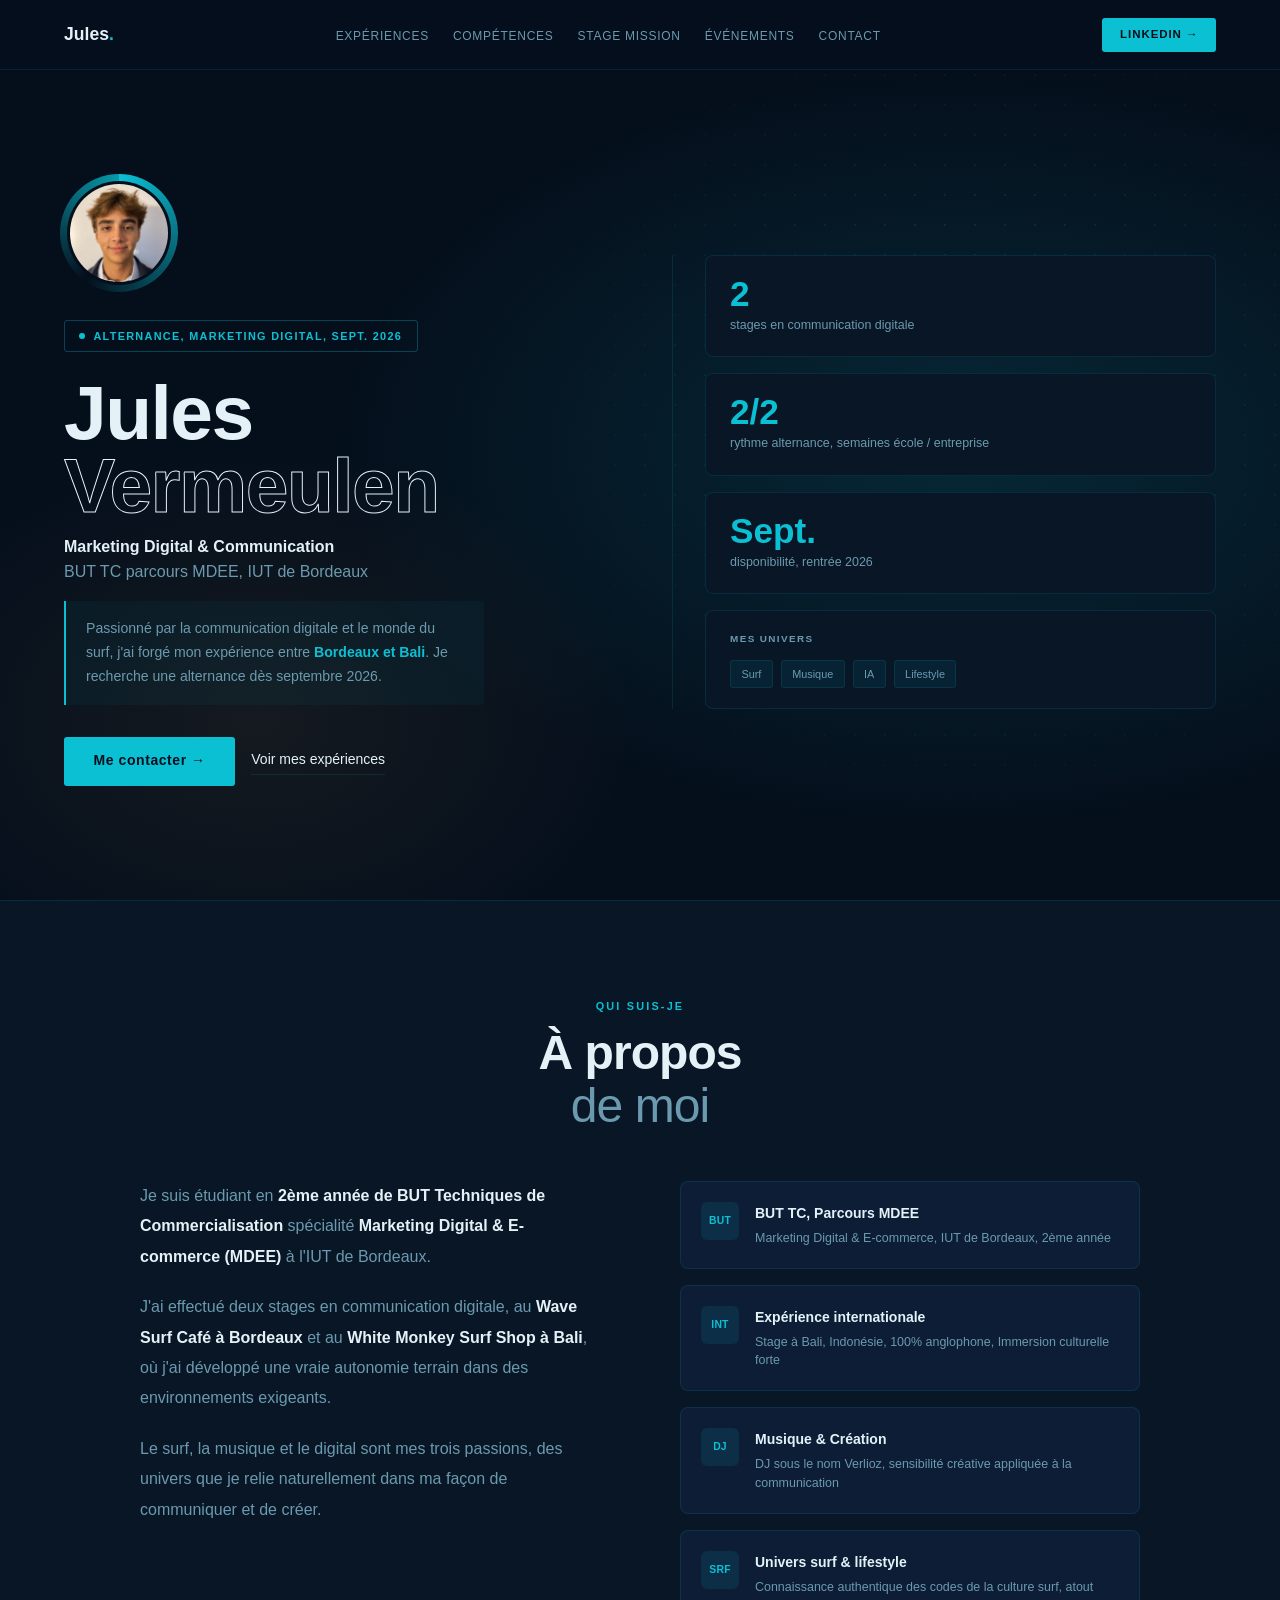
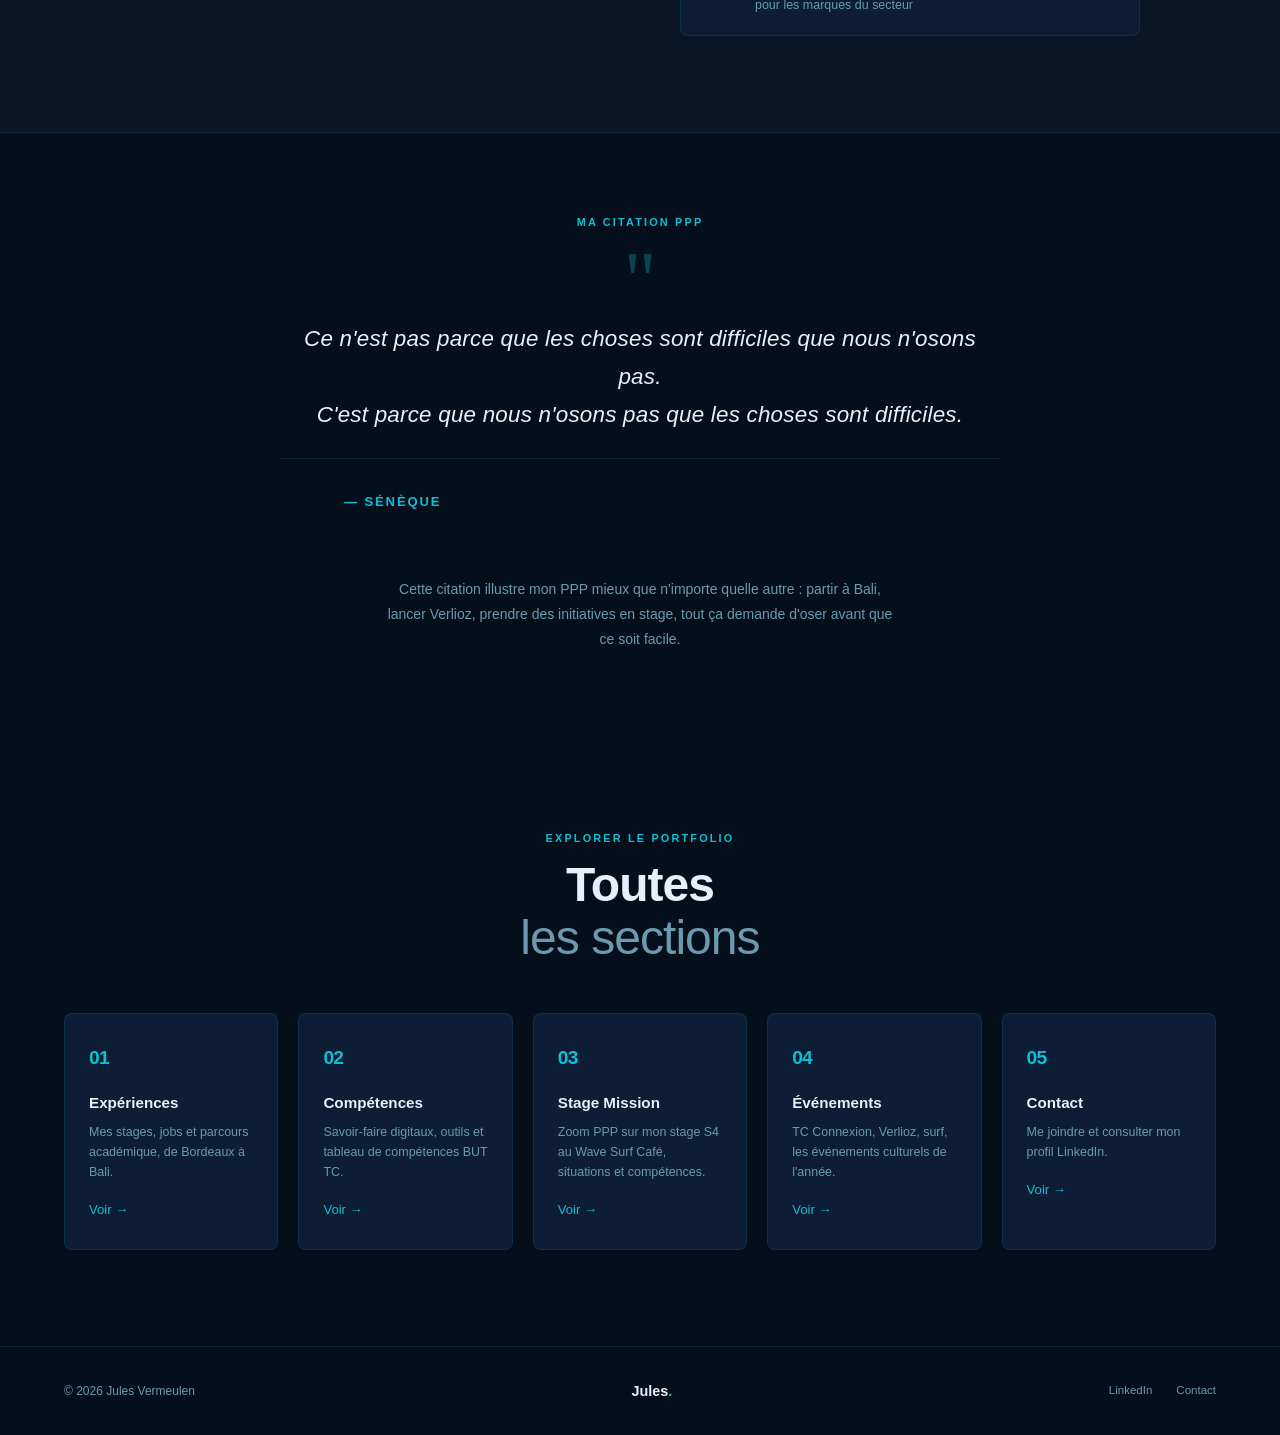
<file: index.html>
<!DOCTYPE html>
<html lang="fr">
<head>
<meta charset="UTF-8">
<meta name="viewport" content="width=device-width, initial-scale=1.0">
<title>Jules Vermeulen, Portfolio</title>
<link rel="stylesheet" href="style.css">
</head>
<body>

<nav>
  <a href="index.html" class="nav-logo">Jules<span>.</span></a>
  <ul class="nav-links">
    <li><a href="experiences.html">Expériences</a></li>
    <li><a href="competences.html">Compétences</a></li>
    <li><a href="stage-mission.html">Stage Mission</a></li>
    <li><a href="evenements.html">Événements</a></li>
    <li><a href="contact.html">Contact</a></li>
  </ul>
  <button class="nav-toggle" aria-label="Menu">
    <span></span><span></span><span></span>
  </button>
  <a href="https://www.linkedin.com/in/jules-vermeulen/" target="_blank" class="nav-cta">LinkedIn →</a>
</nav>

<!-- HERO -->
<section class="hero">
  <div class="hero-left">
    <div class="photo-wrapper">
      <div class="photo-ring"></div>
      <div class="photo-ring-inner"></div>
      <img src="photo.jpg" alt="Jules Vermeulen" class="hero-photo">
    </div>
    <div class="hero-tag">Alternance, Marketing Digital, Sept. 2026</div>
    <h1 class="hero-name">Jules<br><em>Vermeulen</em></h1>
    <p class="hero-role">
      <strong>Marketing Digital & Communication</strong><br>
      BUT TC parcours MDEE, IUT de Bordeaux
    </p>
    <div class="hero-desc">
      Passionné par la communication digitale et le monde du surf, j'ai forgé mon expérience entre <strong>Bordeaux et Bali</strong>. Je recherche une alternance dès septembre 2026.
    </div>
    <div class="hero-actions">
      <a href="contact.html" class="btn-primary">Me contacter →</a>
      <a href="experiences.html" class="btn-ghost">Voir mes expériences</a>
    </div>
  </div>

  <div class="hero-right">
    <div class="hero-stat">
      <div class="hero-stat-num">2</div>
      <div class="hero-stat-label">stages en communication digitale</div>
    </div>
    <div class="hero-stat">
      <div class="hero-stat-num">2/2</div>
      <div class="hero-stat-label">rythme alternance, semaines école / entreprise</div>
    </div>
    <div class="hero-stat">
      <div class="hero-stat-num">Sept.</div>
      <div class="hero-stat-label">disponibilité, rentrée 2026</div>
    </div>
    <div class="hero-stat">
      <div style="font-size:0.62rem;font-weight:700;letter-spacing:0.14em;text-transform:uppercase;color:var(--muted);margin-bottom:0.75rem;">Mes univers</div>
      <div class="hero-tags-list">
        <span class="tag">Surf</span>
        <span class="tag">Musique</span>
        <span class="tag">IA</span>
        <span class="tag">Lifestyle</span>
      </div>
    </div>
  </div>
</section>

<!-- À PROPOS -->
<section class="alt">
  <div class="section-label">Qui suis-je</div>
  <h2 class="section-title">À propos<br><em>de moi</em></h2>
  <div class="about-grid" style="display:grid;grid-template-columns:1fr 1fr;gap:5rem;align-items:start;max-width:1000px;margin:0 auto;">
    <div class="will-animate">
      <p style="color:var(--muted);margin-bottom:1.25rem;line-height:1.9;">Je suis étudiant en <strong style="color:var(--text)">2ème année de BUT Techniques de Commercialisation</strong> spécialité <strong style="color:var(--text)">Marketing Digital & E-commerce (MDEE)</strong> à l'IUT de Bordeaux.</p>
      <p style="color:var(--muted);margin-bottom:1.25rem;line-height:1.9;">J'ai effectué deux stages en communication digitale, au <strong style="color:var(--text)">Wave Surf Café à Bordeaux</strong> et au <strong style="color:var(--text)">White Monkey Surf Shop à Bali</strong>, où j'ai développé une vraie autonomie terrain dans des environnements exigeants.</p>
      <p style="color:var(--muted);line-height:1.9;">Le surf, la musique et le digital sont mes trois passions, des univers que je relie naturellement dans ma façon de communiquer et de créer.</p>
    </div>
    <div style="display:flex;flex-direction:column;gap:1rem;">
      <div class="reason-card will-animate delay-1"><div class="reason-icon">BUT</div><div><h4>BUT TC, Parcours MDEE</h4><p>Marketing Digital & E-commerce, IUT de Bordeaux, 2ème année</p></div></div>
      <div class="reason-card will-animate delay-2"><div class="reason-icon">INT</div><div><h4>Expérience internationale</h4><p>Stage à Bali, Indonésie, 100% anglophone, Immersion culturelle forte</p></div></div>
      <div class="reason-card will-animate delay-3"><div class="reason-icon">DJ</div><div><h4>Musique & Création</h4><p>DJ sous le nom Verlioz, sensibilité créative appliquée à la communication</p></div></div>
      <div class="reason-card will-animate delay-4"><div class="reason-icon">SRF</div><div><h4>Univers surf & lifestyle</h4><p>Connaissance authentique des codes de la culture surf, atout pour les marques du secteur</p></div></div>
    </div>
  </div>
</section>

<!-- CITATION PPP -->
<section style="padding:5rem 5vw;">
  <div style="max-width:720px;margin:0 auto;text-align:center;" class="will-animate">
    <div class="section-label">Ma citation PPP</div>
    <blockquote style="margin-top:1.5rem;position:relative;">
      <div style="font-size:5rem;line-height:0.6;color:var(--accent);opacity:0.3;font-family:Georgia,serif;margin-bottom:1rem;">"</div>
      <p style="font-size:clamp(1.1rem,2.5vw,1.4rem);font-weight:500;line-height:1.7;color:var(--text);font-style:italic;letter-spacing:0.01em;">
        Ce n'est pas parce que les choses sont difficiles que nous n'osons pas.<br>
        C'est parce que nous n'osons pas que les choses sont difficiles.
      </p>
      <footer style="margin-top:1.5rem;">
        <cite style="font-size:0.82rem;font-weight:600;letter-spacing:0.14em;text-transform:uppercase;color:var(--accent);font-style:normal;">— Sénèque</cite>
      </footer>
    </blockquote>
    <p style="margin-top:2rem;font-size:0.875rem;color:var(--muted);max-width:520px;margin-left:auto;margin-right:auto;line-height:1.8;">
      Cette citation illustre mon PPP mieux que n'importe quelle autre : partir à Bali, lancer Verlioz, prendre des initiatives en stage, tout ça demande d'oser avant que ce soit facile.
    </p>
  </div>
</section>

<!-- NAVIGATION PAGES -->
<section>
  <div class="section-label">Explorer le portfolio</div>
  <h2 class="section-title">Toutes<br><em>les sections</em></h2>
  <div class="page-cards">
    <a href="experiences.html" class="page-card will-animate delay-1">
      <div class="page-card-icon">01</div>
      <div class="page-card-title">Expériences</div>
      <div class="page-card-desc">Mes stages, jobs et parcours académique, de Bordeaux à Bali.</div>
      <span class="page-card-arrow">Voir →</span>
    </a>
    <a href="competences.html" class="page-card will-animate delay-2">
      <div class="page-card-icon">02</div>
      <div class="page-card-title">Compétences</div>
      <div class="page-card-desc">Savoir-faire digitaux, outils et tableau de compétences BUT TC.</div>
      <span class="page-card-arrow">Voir →</span>
    </a>
    <a href="stage-mission.html" class="page-card will-animate delay-3">
      <div class="page-card-icon">03</div>
      <div class="page-card-title">Stage Mission</div>
      <div class="page-card-desc">Zoom PPP sur mon stage S4 au Wave Surf Café, situations et compétences.</div>
      <span class="page-card-arrow">Voir →</span>
    </a>
    <a href="evenements.html" class="page-card will-animate delay-4">
      <div class="page-card-icon">04</div>
      <div class="page-card-title">Événements</div>
      <div class="page-card-desc">TC Connexion, Verlioz, surf, les événements culturels de l'année.</div>
      <span class="page-card-arrow">Voir →</span>
    </a>
    <a href="contact.html" class="page-card will-animate delay-5">
      <div class="page-card-icon">05</div>
      <div class="page-card-title">Contact</div>
      <div class="page-card-desc">Me joindre et consulter mon profil LinkedIn.</div>
      <span class="page-card-arrow">Voir →</span>
    </a>
  </div>
</section>

<footer>
  <span class="footer-copy">© 2026 Jules Vermeulen</span>
  <span class="footer-logo">Jules<span>.</span></span>
  <div class="footer-links">
    <a href="https://www.linkedin.com/in/jules-vermeulen/" target="_blank">LinkedIn</a>
    <a href="contact.html">Contact</a>
  </div>
</footer>

<script src="anim.js"></script>
</body>
</html>
</file>
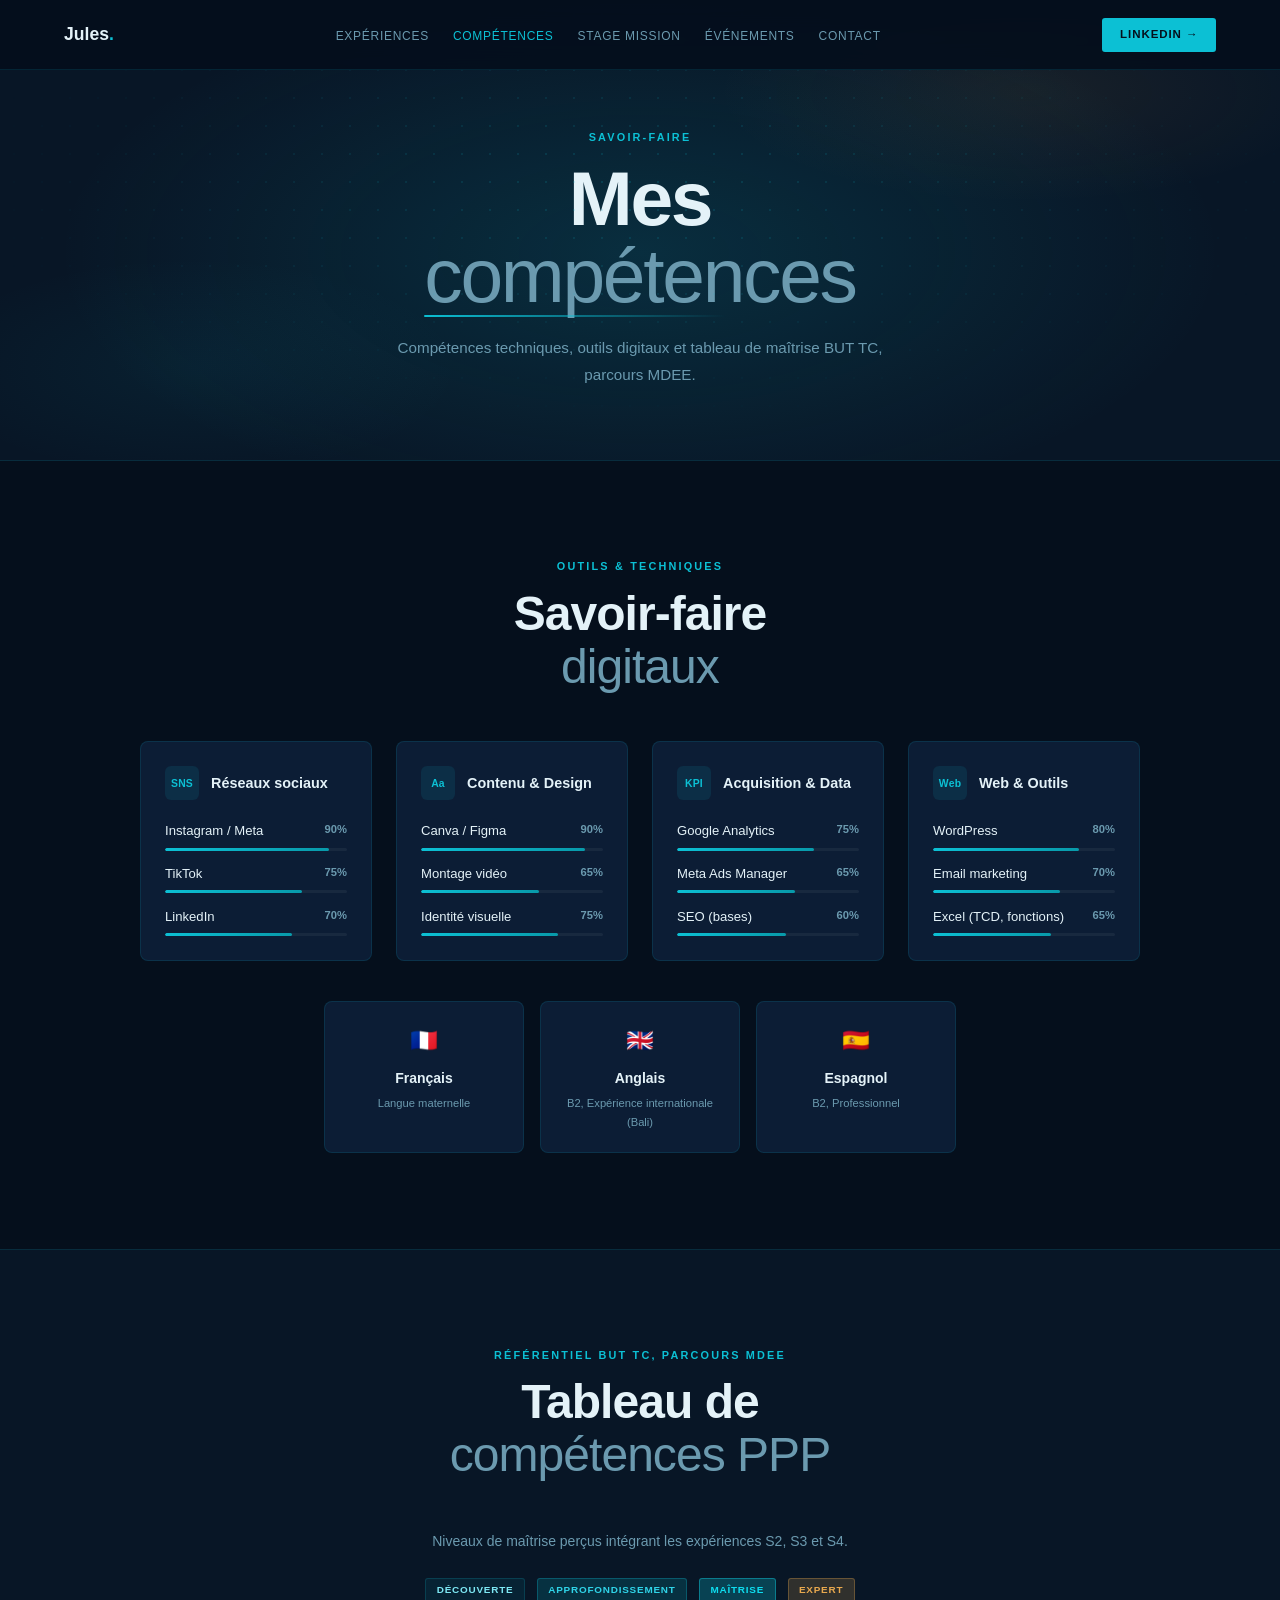
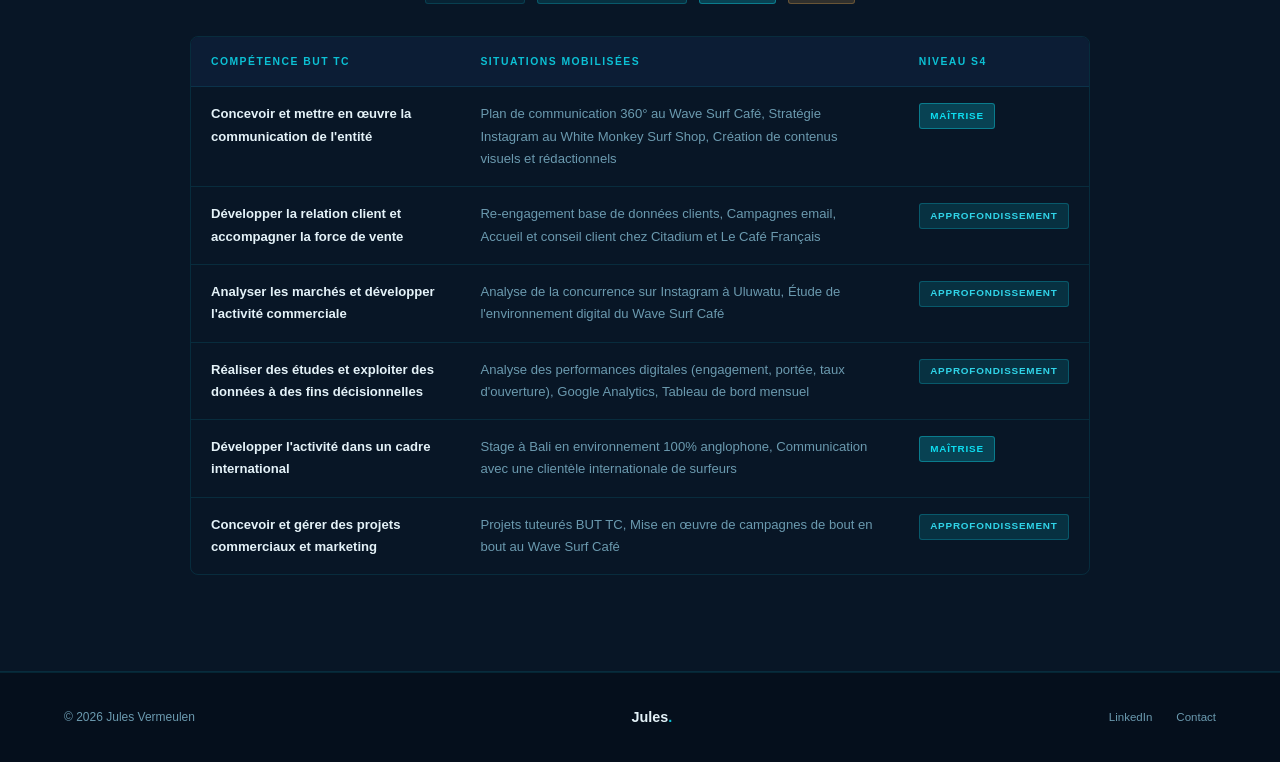
<file: competences.html>
<!DOCTYPE html>
<html lang="fr">
<head>
<meta charset="UTF-8">
<meta name="viewport" content="width=device-width, initial-scale=1.0">
<title>Compétences, Jules Vermeulen</title>
<link rel="stylesheet" href="style.css">
</head>
<body>

<nav>
  <a href="index.html" class="nav-logo">Jules<span>.</span></a>
  <ul class="nav-links">
    <li><a href="experiences.html">Expériences</a></li>
    <li><a href="competences.html" class="active">Compétences</a></li>
    <li><a href="stage-mission.html">Stage Mission</a></li>
    <li><a href="evenements.html">Événements</a></li>
    <li><a href="contact.html">Contact</a></li>
  </ul>
  <button class="nav-toggle" aria-label="Menu"><span></span><span></span><span></span></button>
  <a href="https://www.linkedin.com/in/jules-vermeulen/" target="_blank" class="nav-cta">LinkedIn →</a>
</nav>

<div class="page-header">
  <div class="page-header-label">Savoir-faire</div>
  <h1 class="page-header-title">Mes<br><em>compétences</em></h1>
  <p class="page-header-sub">Compétences techniques, outils digitaux et tableau de maîtrise BUT TC, parcours MDEE.</p>
</div>

<section>
  <div class="section-label">Outils & techniques</div>
  <h2 class="section-title">Savoir-faire<br><em>digitaux</em></h2>
  <div class="skills-grid">
    <div class="skill-category will-animate delay-1">
      <div class="skill-cat-header"><div class="skill-cat-icon">SNS</div><span class="skill-cat-title">Réseaux sociaux</span></div>
      <div class="skill-list">
        <div class="skill-item"><div class="skill-name-row"><span class="skill-name">Instagram / Meta</span><span class="skill-pct">90%</span></div><div class="skill-bar"><div class="skill-bar-fill" style="width:90%"></div></div></div>
        <div class="skill-item"><div class="skill-name-row"><span class="skill-name">TikTok</span><span class="skill-pct">75%</span></div><div class="skill-bar"><div class="skill-bar-fill" style="width:75%"></div></div></div>
        <div class="skill-item"><div class="skill-name-row"><span class="skill-name">LinkedIn</span><span class="skill-pct">70%</span></div><div class="skill-bar"><div class="skill-bar-fill" style="width:70%"></div></div></div>
      </div>
    </div>
    <div class="skill-category will-animate delay-2">
      <div class="skill-cat-header"><div class="skill-cat-icon">Aa</div><span class="skill-cat-title">Contenu & Design</span></div>
      <div class="skill-list">
        <div class="skill-item"><div class="skill-name-row"><span class="skill-name">Canva / Figma</span><span class="skill-pct">90%</span></div><div class="skill-bar"><div class="skill-bar-fill" style="width:90%"></div></div></div>
        <div class="skill-item"><div class="skill-name-row"><span class="skill-name">Montage vidéo</span><span class="skill-pct">65%</span></div><div class="skill-bar"><div class="skill-bar-fill" style="width:65%"></div></div></div>
        <div class="skill-item"><div class="skill-name-row"><span class="skill-name">Identité visuelle</span><span class="skill-pct">75%</span></div><div class="skill-bar"><div class="skill-bar-fill" style="width:75%"></div></div></div>
      </div>
    </div>
    <div class="skill-category will-animate delay-3">
      <div class="skill-cat-header"><div class="skill-cat-icon">KPI</div><span class="skill-cat-title">Acquisition & Data</span></div>
      <div class="skill-list">
        <div class="skill-item"><div class="skill-name-row"><span class="skill-name">Google Analytics</span><span class="skill-pct">75%</span></div><div class="skill-bar"><div class="skill-bar-fill" style="width:75%"></div></div></div>
        <div class="skill-item"><div class="skill-name-row"><span class="skill-name">Meta Ads Manager</span><span class="skill-pct">65%</span></div><div class="skill-bar"><div class="skill-bar-fill" style="width:65%"></div></div></div>
        <div class="skill-item"><div class="skill-name-row"><span class="skill-name">SEO (bases)</span><span class="skill-pct">60%</span></div><div class="skill-bar"><div class="skill-bar-fill" style="width:60%"></div></div></div>
      </div>
    </div>
    <div class="skill-category will-animate delay-4">
      <div class="skill-cat-header"><div class="skill-cat-icon">Web</div><span class="skill-cat-title">Web & Outils</span></div>
      <div class="skill-list">
        <div class="skill-item"><div class="skill-name-row"><span class="skill-name">WordPress</span><span class="skill-pct">80%</span></div><div class="skill-bar"><div class="skill-bar-fill" style="width:80%"></div></div></div>
        <div class="skill-item"><div class="skill-name-row"><span class="skill-name">Email marketing</span><span class="skill-pct">70%</span></div><div class="skill-bar"><div class="skill-bar-fill" style="width:70%"></div></div></div>
        <div class="skill-item"><div class="skill-name-row"><span class="skill-name">Excel (TCD, fonctions)</span><span class="skill-pct">65%</span></div><div class="skill-bar"><div class="skill-bar-fill" style="width:65%"></div></div></div>
      </div>
    </div>
  </div>

  <div class="lang-grid">
    <div class="lang-card will-animate delay-1"><div class="lang-flag">🇫🇷</div><div class="lang-name">Français</div><div class="lang-level">Langue maternelle</div></div>
    <div class="lang-card will-animate delay-2"><div class="lang-flag">🇬🇧</div><div class="lang-name">Anglais</div><div class="lang-level">B2, Expérience internationale (Bali)</div></div>
    <div class="lang-card will-animate delay-3"><div class="lang-flag">🇪🇸</div><div class="lang-name">Espagnol</div><div class="lang-level">B2, Professionnel</div></div>
  </div>
</section>

<section class="alt">
  <div class="section-label">Référentiel BUT TC, Parcours MDEE</div>
  <h2 class="section-title">Tableau de<br><em>compétences PPP</em></h2>
  <p style="color:var(--muted);margin-bottom:1.5rem;font-size:0.875rem;text-align:center;">Niveaux de maîtrise perçus intégrant les expériences S2, S3 et S4.</p>

  <div style="display:flex;gap:0.75rem;flex-wrap:wrap;margin-bottom:2rem;justify-content:center;">
    <span class="mastery-badge m1">Découverte</span>
    <span class="mastery-badge m2">Approfondissement</span>
    <span class="mastery-badge m3">Maîtrise</span>
    <span class="mastery-badge m4">Expert</span>
  </div>

  <div class="comp-table-wrap will-animate" style="max-width:900px;margin:0 auto;">
    <table class="comp-table">
      <thead>
        <tr>
          <th>Compétence BUT TC</th>
          <th>Situations mobilisées</th>
          <th>Niveau S4</th>
        </tr>
      </thead>
      <tbody>
        <tr>
          <td>Concevoir et mettre en œuvre la communication de l'entité</td>
          <td>Plan de communication 360° au Wave Surf Café, Stratégie Instagram au White Monkey Surf Shop, Création de contenus visuels et rédactionnels</td>
          <td><span class="mastery-badge m3">Maîtrise</span></td>
        </tr>
        <tr>
          <td>Développer la relation client et accompagner la force de vente</td>
          <td>Re-engagement base de données clients, Campagnes email, Accueil et conseil client chez Citadium et Le Café Français</td>
          <td><span class="mastery-badge m2">Approfondissement</span></td>
        </tr>
        <tr>
          <td>Analyser les marchés et développer l'activité commerciale</td>
          <td>Analyse de la concurrence sur Instagram à Uluwatu, Étude de l'environnement digital du Wave Surf Café</td>
          <td><span class="mastery-badge m2">Approfondissement</span></td>
        </tr>
        <tr>
          <td>Réaliser des études et exploiter des données à des fins décisionnelles</td>
          <td>Analyse des performances digitales (engagement, portée, taux d'ouverture), Google Analytics, Tableau de bord mensuel</td>
          <td><span class="mastery-badge m2">Approfondissement</span></td>
        </tr>
        <tr>
          <td>Développer l'activité dans un cadre international</td>
          <td>Stage à Bali en environnement 100% anglophone, Communication avec une clientèle internationale de surfeurs</td>
          <td><span class="mastery-badge m3">Maîtrise</span></td>
        </tr>
        <tr>
          <td>Concevoir et gérer des projets commerciaux et marketing</td>
          <td>Projets tuteurés BUT TC, Mise en œuvre de campagnes de bout en bout au Wave Surf Café</td>
          <td><span class="mastery-badge m2">Approfondissement</span></td>
        </tr>
      </tbody>
    </table>
  </div>
</section>

<footer>
  <span class="footer-copy">© 2026 Jules Vermeulen</span>
  <span class="footer-logo">Jules<span>.</span></span>
  <div class="footer-links">
    <a href="https://www.linkedin.com/in/jules-vermeulen/" target="_blank">LinkedIn</a>
    <a href="contact.html">Contact</a>
  </div>
</footer>
<script src="anim.js"></script>
</body>
</html>
</file>
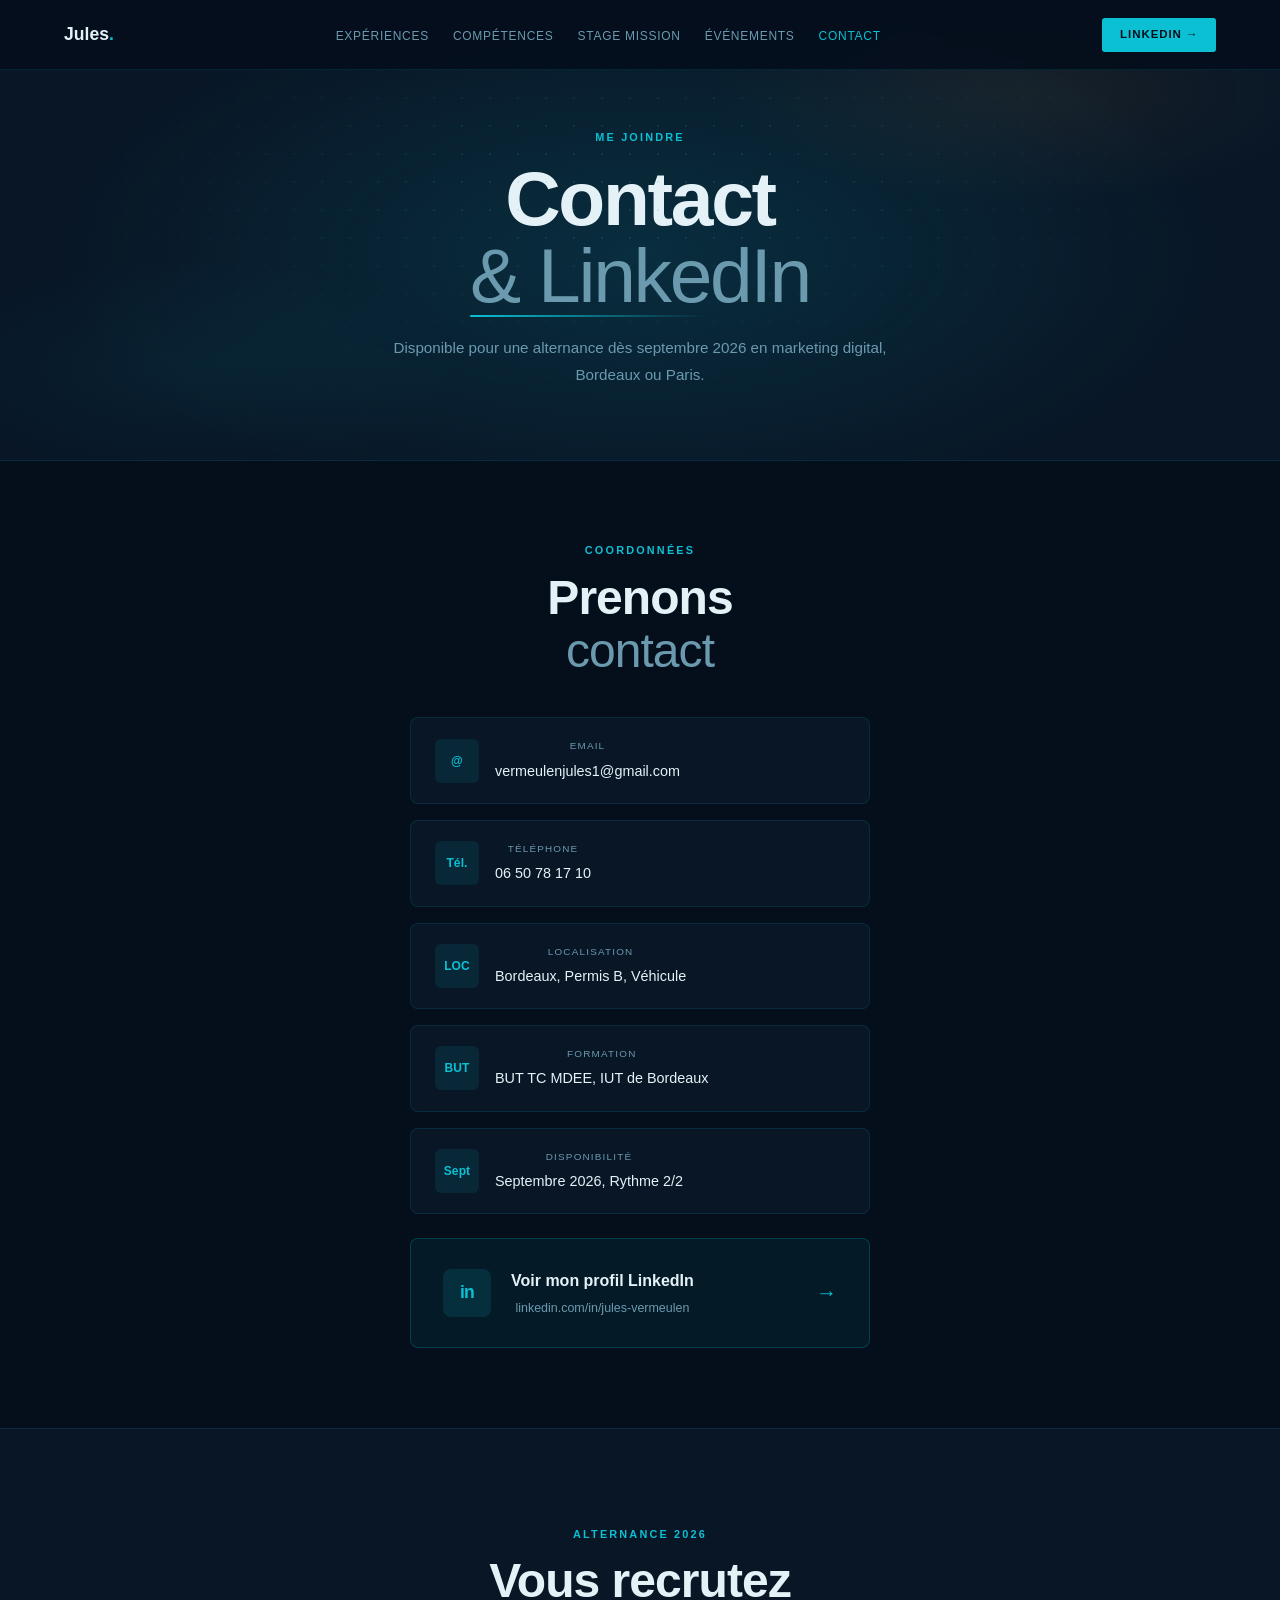
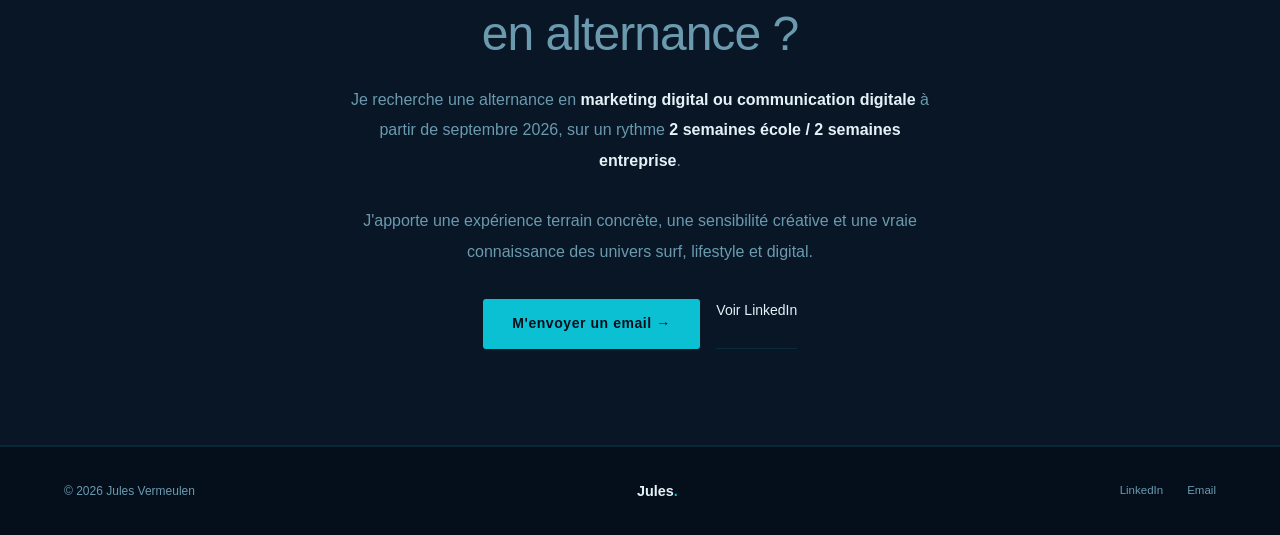
<file: contact.html>
<!DOCTYPE html>
<html lang="fr">
<head>
<meta charset="UTF-8">
<meta name="viewport" content="width=device-width, initial-scale=1.0">
<title>Contact, Jules Vermeulen</title>
<link rel="stylesheet" href="style.css">
</head>
<body>

<nav>
  <a href="index.html" class="nav-logo">Jules<span>.</span></a>
  <ul class="nav-links">
    <li><a href="experiences.html">Expériences</a></li>
    <li><a href="competences.html">Compétences</a></li>
    <li><a href="stage-mission.html">Stage Mission</a></li>
    <li><a href="evenements.html">Événements</a></li>
    <li><a href="contact.html" class="active">Contact</a></li>
  </ul>
  <button class="nav-toggle" aria-label="Menu"><span></span><span></span><span></span></button>
  <a href="https://www.linkedin.com/in/jules-vermeulen/" target="_blank" class="nav-cta">LinkedIn →</a>
</nav>

<div class="page-header">
  <div class="page-header-label">Me joindre</div>
  <h1 class="page-header-title">Contact<br><em>& LinkedIn</em></h1>
  <p class="page-header-sub">Disponible pour une alternance dès septembre 2026 en marketing digital, Bordeaux ou Paris.</p>
</div>

<section style="padding-top:5rem;padding-bottom:5rem;">
  <div style="max-width:480px;margin:0 auto;text-align:center;">
    <div class="section-label">Coordonnées</div>
    <h2 class="section-title" style="margin-bottom:2.5rem;">Prenons<br><em>contact</em></h2>

    <div class="contact-cards">
      <a href="mailto:vermeulenjules1@gmail.com" class="contact-card will-animate delay-1">
        <div class="contact-card-icon">@</div>
        <div>
          <div class="contact-card-label">Email</div>
          <div class="contact-card-value">vermeulenjules1@gmail.com</div>
        </div>
      </a>
      <a href="tel:0650781710" class="contact-card will-animate delay-2">
        <div class="contact-card-icon">Tél.</div>
        <div>
          <div class="contact-card-label">Téléphone</div>
          <div class="contact-card-value">06 50 78 17 10</div>
        </div>
      </a>
      <div class="contact-card will-animate delay-3" style="cursor:default;">
        <div class="contact-card-icon">LOC</div>
        <div>
          <div class="contact-card-label">Localisation</div>
          <div class="contact-card-value">Bordeaux, Permis B, Véhicule</div>
        </div>
      </div>
      <div class="contact-card will-animate delay-4" style="cursor:default;">
        <div class="contact-card-icon">BUT</div>
        <div>
          <div class="contact-card-label">Formation</div>
          <div class="contact-card-value">BUT TC MDEE, IUT de Bordeaux</div>
        </div>
      </div>
      <div class="contact-card will-animate delay-5" style="cursor:default;">
        <div class="contact-card-icon">Sept</div>
        <div>
          <div class="contact-card-label">Disponibilité</div>
          <div class="contact-card-value">Septembre 2026, Rythme 2/2</div>
        </div>
      </div>
    </div>

    <a href="https://www.linkedin.com/in/jules-vermeulen/" target="_blank" class="linkedin-block will-animate">
      <div class="linkedin-block-logo">in</div>
      <div>
        <div class="linkedin-block-title">Voir mon profil LinkedIn</div>
        <div class="linkedin-block-url">linkedin.com/in/jules-vermeulen</div>
      </div>
      <div style="margin-left:auto;color:var(--accent);font-size:1.3rem;">→</div>
    </a>
  </div>
</section>

<section class="alt">
  <div style="max-width:580px;margin:0 auto;text-align:center;">
    <div class="section-label">Alternance 2026</div>
    <h2 class="section-title" style="margin-bottom:1.5rem;">Vous recrutez<br><em>en alternance ?</em></h2>
    <p style="color:var(--muted);margin-bottom:2rem;line-height:1.9;" class="will-animate">
      Je recherche une alternance en <strong style="color:var(--text)">marketing digital ou communication digitale</strong> à partir de septembre 2026, sur un rythme <strong style="color:var(--text)">2 semaines école / 2 semaines entreprise</strong>.<br><br>
      J'apporte une expérience terrain concrète, une sensibilité créative et une vraie connaissance des univers surf, lifestyle et digital.
    </p>
    <div style="display:flex;gap:1rem;justify-content:center;flex-wrap:wrap;" class="will-animate delay-2">
      <a href="mailto:vermeulenjules1@gmail.com" class="btn-primary">M'envoyer un email →</a>
      <a href="https://www.linkedin.com/in/jules-vermeulen/" target="_blank" class="btn-ghost">Voir LinkedIn</a>
    </div>
  </div>
</section>

<footer>
  <span class="footer-copy">© 2026 Jules Vermeulen</span>
  <span class="footer-logo">Jules<span>.</span></span>
  <div class="footer-links">
    <a href="https://www.linkedin.com/in/jules-vermeulen/" target="_blank">LinkedIn</a>
    <a href="mailto:vermeulenjules1@gmail.com">Email</a>
  </div>
</footer>
<script src="anim.js"></script>
</body>
</html>
</file>
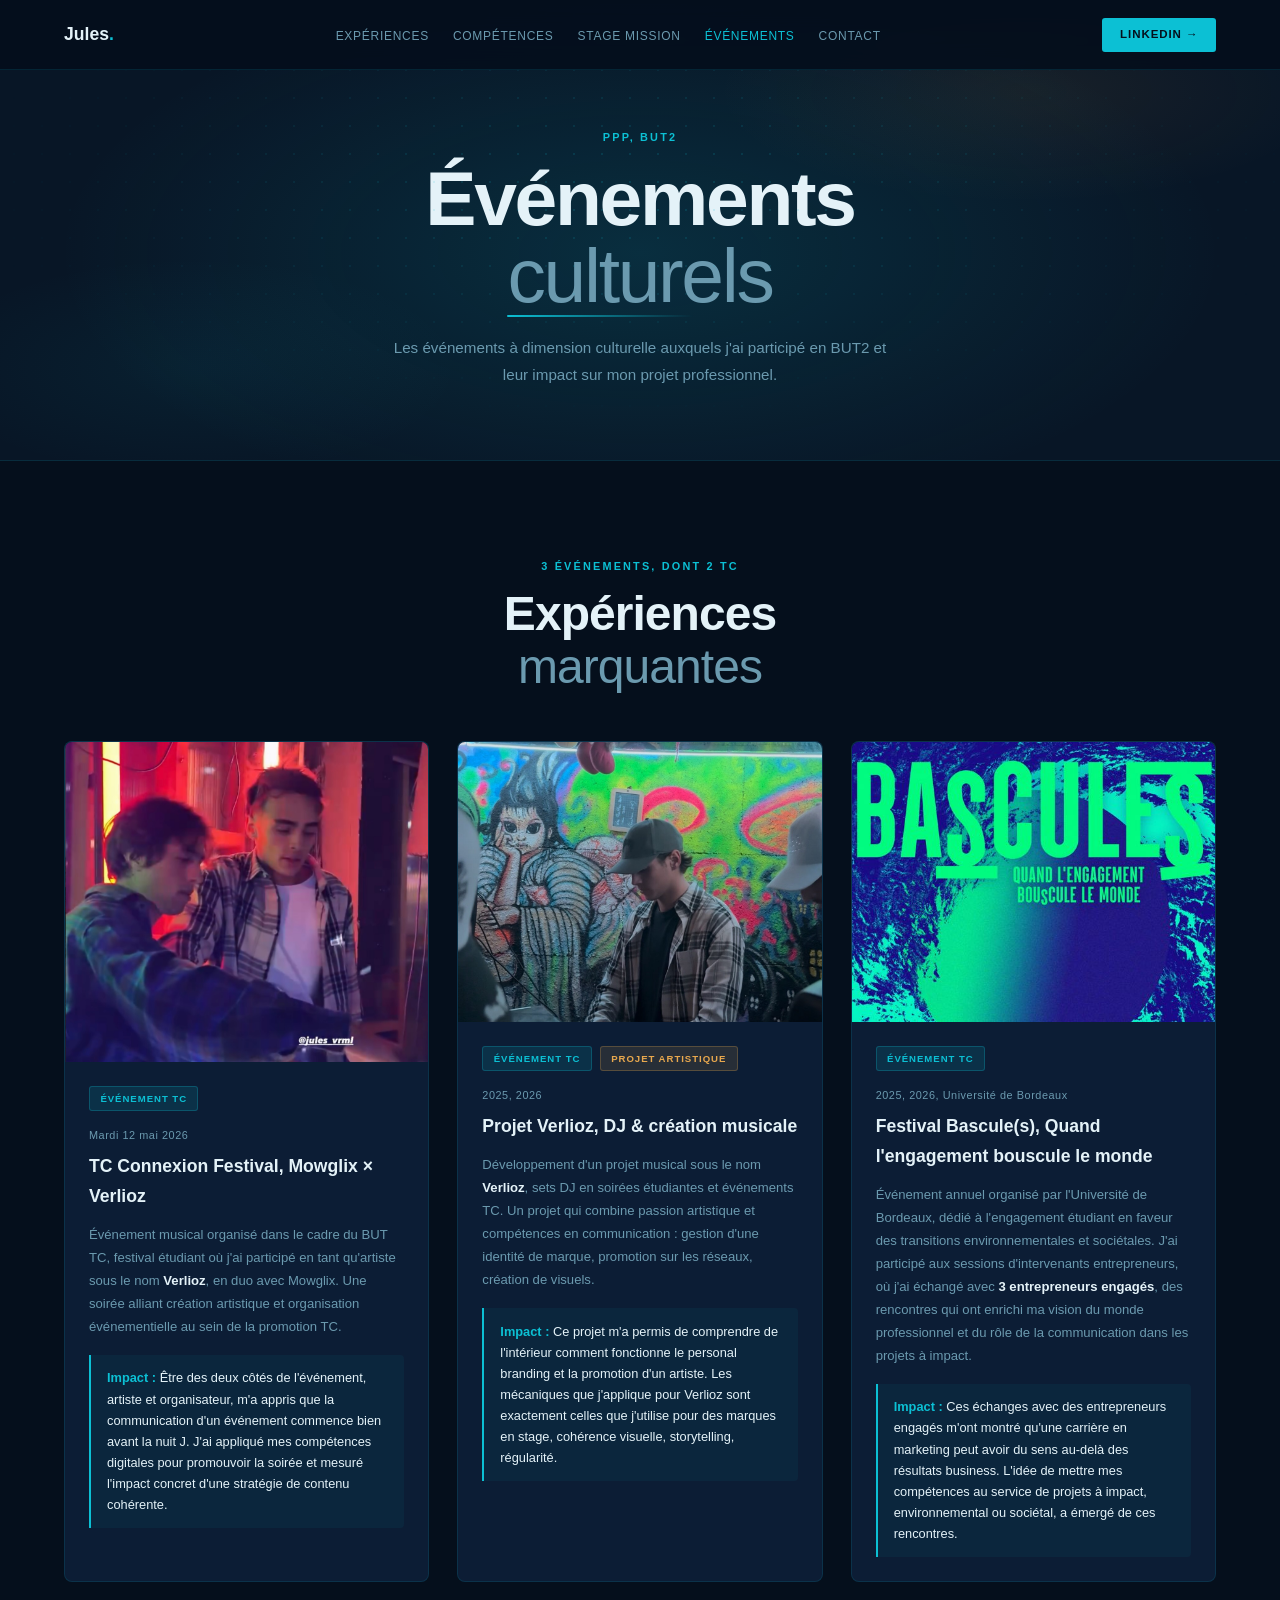
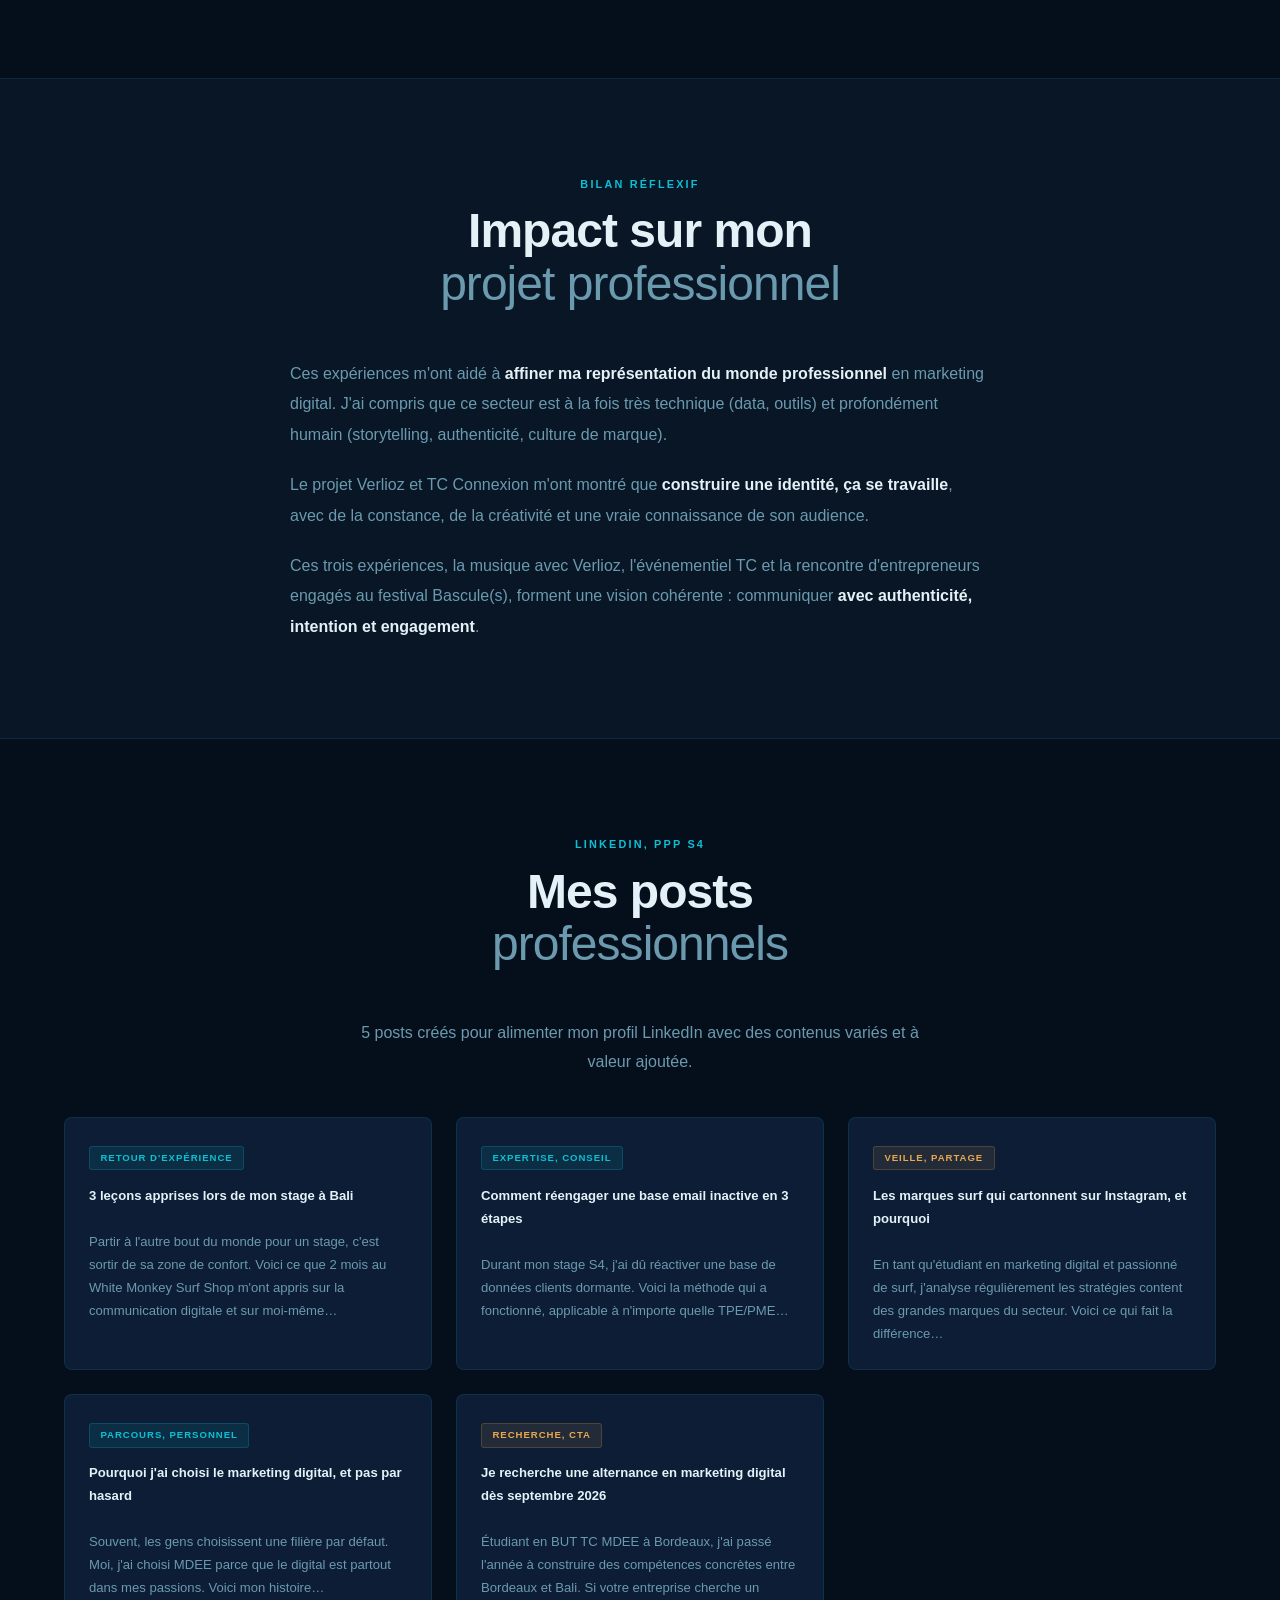
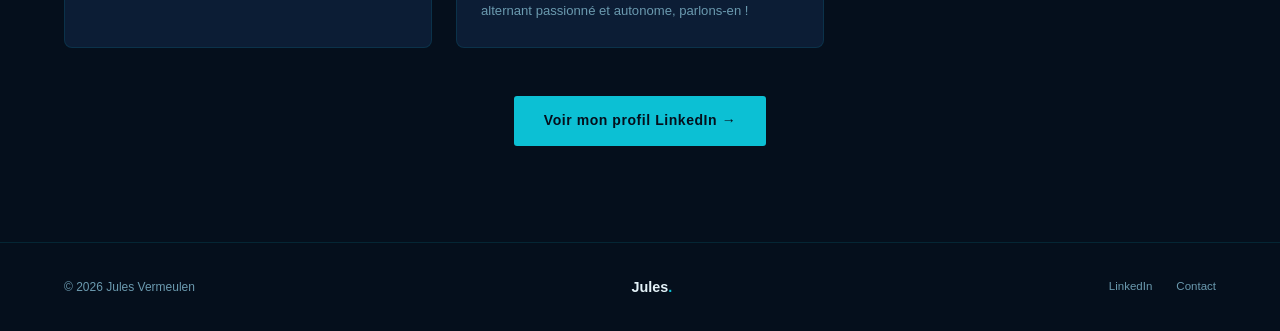
<file: evenements.html>
<!DOCTYPE html>
<html lang="fr">
<head>
<meta charset="UTF-8">
<meta name="viewport" content="width=device-width, initial-scale=1.0">
<title>Événements, Jules Vermeulen</title>
<link rel="stylesheet" href="style.css">
</head>
<body>

<nav>
  <a href="index.html" class="nav-logo">Jules<span>.</span></a>
  <ul class="nav-links">
    <li><a href="experiences.html">Expériences</a></li>
    <li><a href="competences.html">Compétences</a></li>
    <li><a href="stage-mission.html">Stage Mission</a></li>
    <li><a href="evenements.html" class="active">Événements</a></li>
    <li><a href="contact.html">Contact</a></li>
  </ul>
  <button class="nav-toggle" aria-label="Menu"><span></span><span></span><span></span></button>
  <a href="https://www.linkedin.com/in/jules-vermeulen/" target="_blank" class="nav-cta">LinkedIn →</a>
</nav>

<div class="page-header">
  <div class="page-header-label">PPP, BUT2</div>
  <h1 class="page-header-title">Événements<br><em>culturels</em></h1>
  <p class="page-header-sub">Les événements à dimension culturelle auxquels j'ai participé en BUT2 et leur impact sur mon projet professionnel.</p>
</div>

<!-- ÉVÉNEMENTS -->
<section>
  <div class="section-label">3 événements, dont 2 TC</div>
  <h2 class="section-title">Expériences<br><em>marquantes</em></h2>

  <div class="events-grid">

    <!-- TC CONNEXION -->
    <div class="event-card will-animate delay-1">
      <img src="tc-connexion.jpg" alt="TC Connexion Festival" class="event-img" style="object-position:center center;height:320px;" onerror="this.style.display='none';this.nextElementSibling.style.display='flex'">
      <div class="event-img-placeholder" style="display:none">🎵</div>
      <div class="event-body">
        <div class="event-badges">
          <span class="badge badge-tc">Événement TC</span>
        </div>
        <div class="event-date">Mardi 12 mai 2026</div>
        <div class="event-title">TC Connexion Festival, Mowglix × Verlioz</div>
        <div class="event-desc">
          Événement musical organisé dans le cadre du BUT TC, festival étudiant où j'ai participé en tant qu'artiste sous le nom <strong style="color:var(--text)">Verlioz</strong>, en duo avec Mowglix. Une soirée alliant création artistique et organisation événementielle au sein de la promotion TC.
        </div>
        <div class="event-impact">
          <strong>Impact :</strong> Être des deux côtés de l'événement, artiste et organisateur, m'a appris que la communication d'un événement commence bien avant la nuit J. J'ai appliqué mes compétences digitales pour promouvoir la soirée et mesuré l'impact concret d'une stratégie de contenu cohérente.
        </div>
      </div>
    </div>

    <!-- VERLIOZ -->
    <div class="event-card will-animate delay-2">
      <img src="verlioz.jpg" alt="Verlioz - Set DJ" class="event-img" style="object-position:center center;" onerror="this.style.display='none';this.nextElementSibling.style.display='flex'">
      <div class="event-img-placeholder" style="display:none">🎧</div>
      <div class="event-body">
        <div class="event-badges">
          <span class="badge badge-tc">Événement TC</span>
          <span class="badge badge-perso">Projet artistique</span>
        </div>
        <div class="event-date">2025, 2026</div>
        <div class="event-title">Projet Verlioz, DJ & création musicale</div>
        <div class="event-desc">
          Développement d'un projet musical sous le nom <strong style="color:var(--text)">Verlioz</strong>, sets DJ en soirées étudiantes et événements TC. Un projet qui combine passion artistique et compétences en communication : gestion d'une identité de marque, promotion sur les réseaux, création de visuels.
        </div>
        <div class="event-impact">
          <strong>Impact :</strong> Ce projet m'a permis de comprendre de l'intérieur comment fonctionne le personal branding et la promotion d'un artiste. Les mécaniques que j'applique pour Verlioz sont exactement celles que j'utilise pour des marques en stage, cohérence visuelle, storytelling, régularité.
        </div>
      </div>
    </div>

    <!-- SURF -->
    <div class="event-card will-animate delay-3">
      <img src="bascule.jpg" alt="Festival Bascule(s)" class="event-img" style="object-position:center center;" onerror="this.style.display='none';this.nextElementSibling.style.display='flex'">
      <div class="event-img-placeholder" style="display:none">🌍</div>
      <div class="event-body">
        <div class="event-badges">
          <span class="badge badge-tc">Événement TC</span>
        </div>
        <div class="event-date">2025, 2026, Université de Bordeaux</div>
        <div class="event-title">Festival Bascule(s), Quand l'engagement bouscule le monde</div>
        <div class="event-desc">
          Événement annuel organisé par l'Université de Bordeaux, dédié à l'engagement étudiant en faveur des transitions environnementales et sociétales. J'ai participé aux sessions d'intervenants entrepreneurs, où j'ai échangé avec <strong style="color:var(--text)">3 entrepreneurs engagés</strong>, des rencontres qui ont enrichi ma vision du monde professionnel et du rôle de la communication dans les projets à impact.
        </div>
        <div class="event-impact">
          <strong>Impact :</strong> Ces échanges avec des entrepreneurs engagés m'ont montré qu'une carrière en marketing peut avoir du sens au-delà des résultats business. L'idée de mettre mes compétences au service de projets à impact, environnemental ou sociétal, a émergé de ces rencontres.
        </div>
      </div>
    </div>

  </div>
</section>

<!-- BILAN -->
<section class="alt">
  <div class="section-label">Bilan réflexif</div>
  <h2 class="section-title">Impact sur mon<br><em>projet professionnel</em></h2>
  <div style="max-width:700px;margin:0 auto;" class="will-animate">
    <p style="color:var(--muted);margin-bottom:1.25rem;line-height:1.9;">Ces expériences m'ont aidé à <strong style="color:var(--text)">affiner ma représentation du monde professionnel</strong> en marketing digital. J'ai compris que ce secteur est à la fois très technique (data, outils) et profondément humain (storytelling, authenticité, culture de marque).</p>
    <p style="color:var(--muted);margin-bottom:1.25rem;line-height:1.9;">Le projet Verlioz et TC Connexion m'ont montré que <strong style="color:var(--text)">construire une identité, ça se travaille</strong>, avec de la constance, de la créativité et une vraie connaissance de son audience.</p>
    <p style="color:var(--muted);line-height:1.9;">Ces trois expériences, la musique avec Verlioz, l'événementiel TC et la rencontre d'entrepreneurs engagés au festival Bascule(s), forment une vision cohérente : communiquer <strong style="color:var(--text)">avec authenticité, intention et engagement</strong>.</p>
  </div>
</section>

<!-- POSTS LINKEDIN -->
<section>
  <div class="section-label">LinkedIn, PPP S4</div>
  <h2 class="section-title">Mes posts<br><em>professionnels</em></h2>
  <p style="color:var(--muted);margin-bottom:2.5rem;max-width:580px;margin-left:auto;margin-right:auto;text-align:center;line-height:1.8;">5 posts créés pour alimenter mon profil LinkedIn avec des contenus variés et à valeur ajoutée.</p>

  <div class="posts-grid">
    <div class="post-card will-animate delay-1">
      <div class="post-type-badge">Retour d'expérience</div>
      <div class="post-content"><strong>3 leçons apprises lors de mon stage à Bali</strong><br><br>Partir à l'autre bout du monde pour un stage, c'est sortir de sa zone de confort. Voici ce que 2 mois au White Monkey Surf Shop m'ont appris sur la communication digitale et sur moi-même…</div>
    </div>
    <div class="post-card will-animate delay-2">
      <div class="post-type-badge">Expertise, conseil</div>
      <div class="post-content"><strong>Comment réengager une base email inactive en 3 étapes</strong><br><br>Durant mon stage S4, j'ai dû réactiver une base de données clients dormante. Voici la méthode qui a fonctionné, applicable à n'importe quelle TPE/PME…</div>
    </div>
    <div class="post-card will-animate delay-3">
      <div class="post-type-badge sand">Veille, partage</div>
      <div class="post-content"><strong>Les marques surf qui cartonnent sur Instagram, et pourquoi</strong><br><br>En tant qu'étudiant en marketing digital et passionné de surf, j'analyse régulièrement les stratégies content des grandes marques du secteur. Voici ce qui fait la différence…</div>
    </div>
    <div class="post-card will-animate delay-4">
      <div class="post-type-badge">Parcours, personnel</div>
      <div class="post-content"><strong>Pourquoi j'ai choisi le marketing digital, et pas par hasard</strong><br><br>Souvent, les gens choisissent une filière par défaut. Moi, j'ai choisi MDEE parce que le digital est partout dans mes passions. Voici mon histoire…</div>
    </div>
    <div class="post-card will-animate delay-5">
      <div class="post-type-badge sand">Recherche, CTA</div>
      <div class="post-content"><strong>Je recherche une alternance en marketing digital dès septembre 2026</strong><br><br>Étudiant en BUT TC MDEE à Bordeaux, j'ai passé l'année à construire des compétences concrètes entre Bordeaux et Bali. Si votre entreprise cherche un alternant passionné et autonome, parlons-en !</div>
    </div>
  </div>

  <div style="margin-top:3rem;text-align:center;">
    <a href="https://www.linkedin.com/in/jules-vermeulen/" target="_blank" class="btn-primary">Voir mon profil LinkedIn →</a>
  </div>
</section>

<footer>
  <span class="footer-copy">© 2026 Jules Vermeulen</span>
  <span class="footer-logo">Jules<span>.</span></span>
  <div class="footer-links">
    <a href="https://www.linkedin.com/in/jules-vermeulen/" target="_blank">LinkedIn</a>
    <a href="contact.html">Contact</a>
  </div>
</footer>
<script src="anim.js"></script>
</body>
</html>
</file>
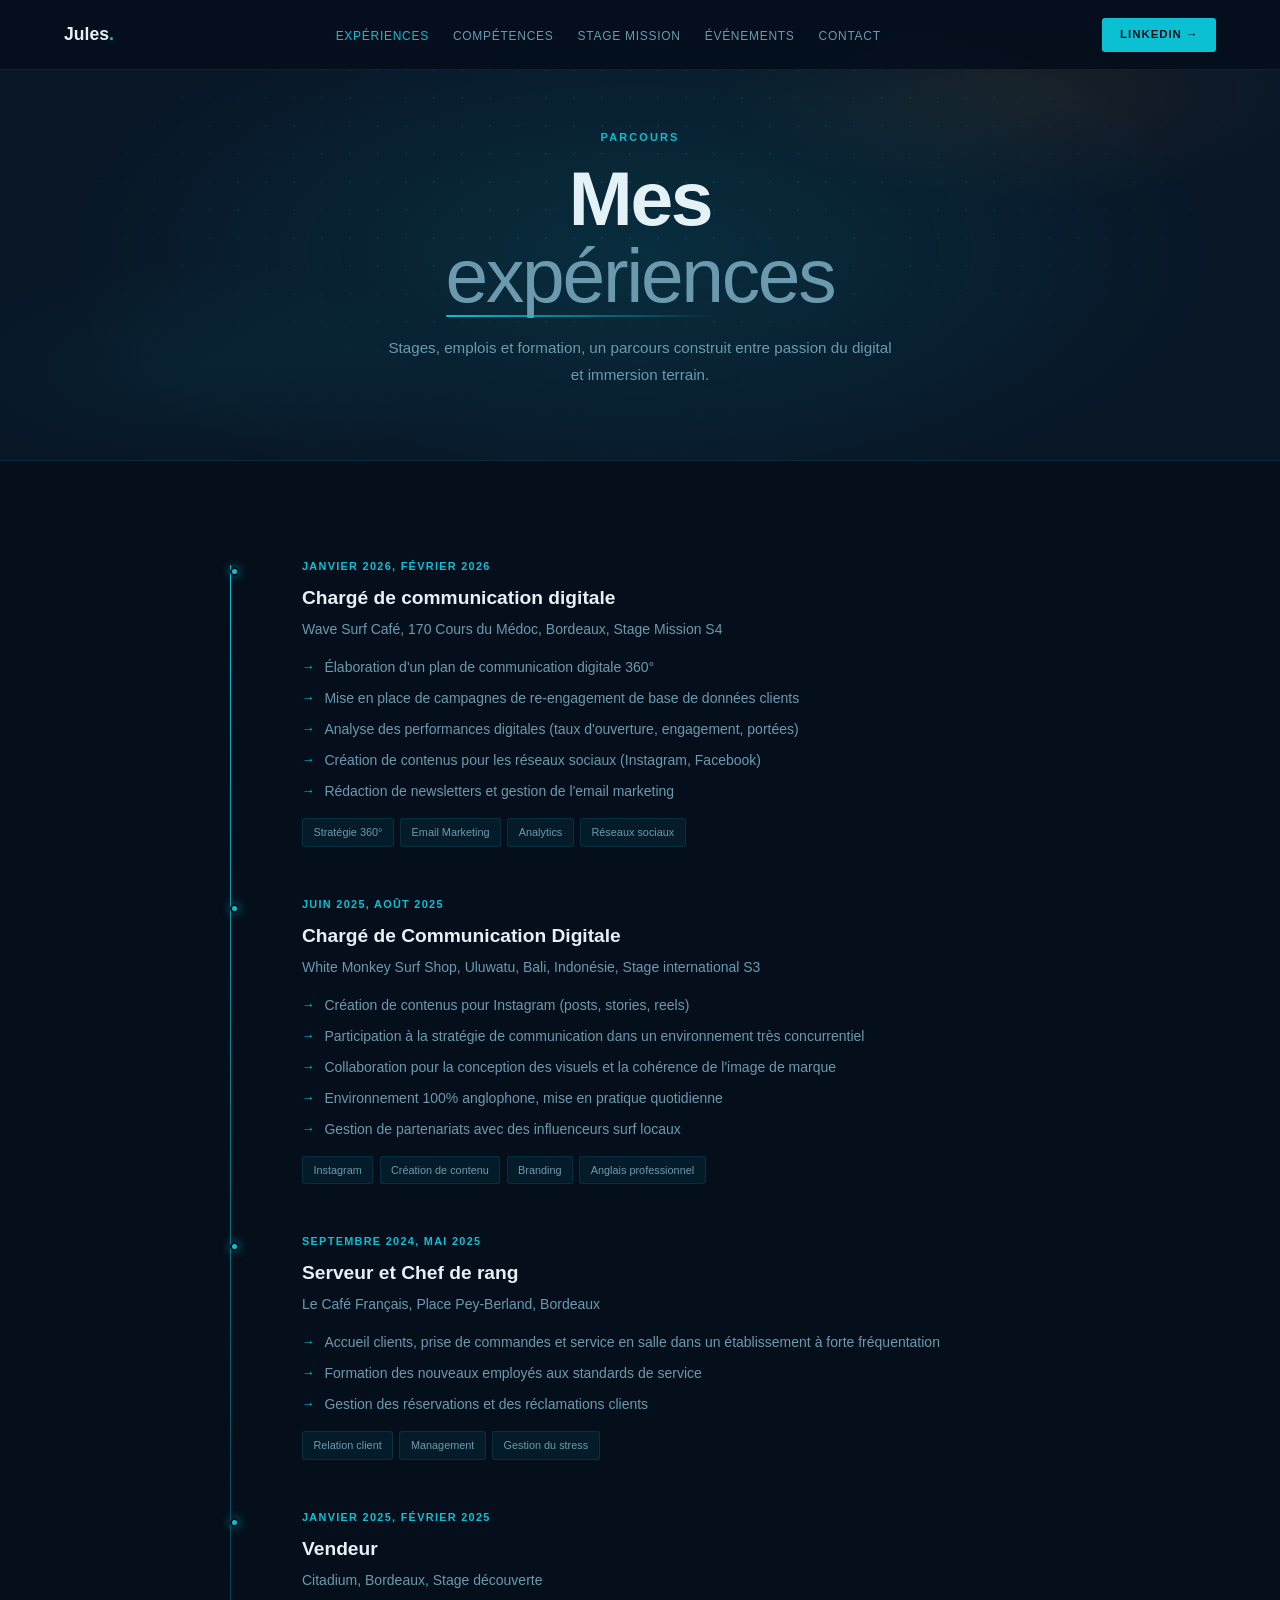
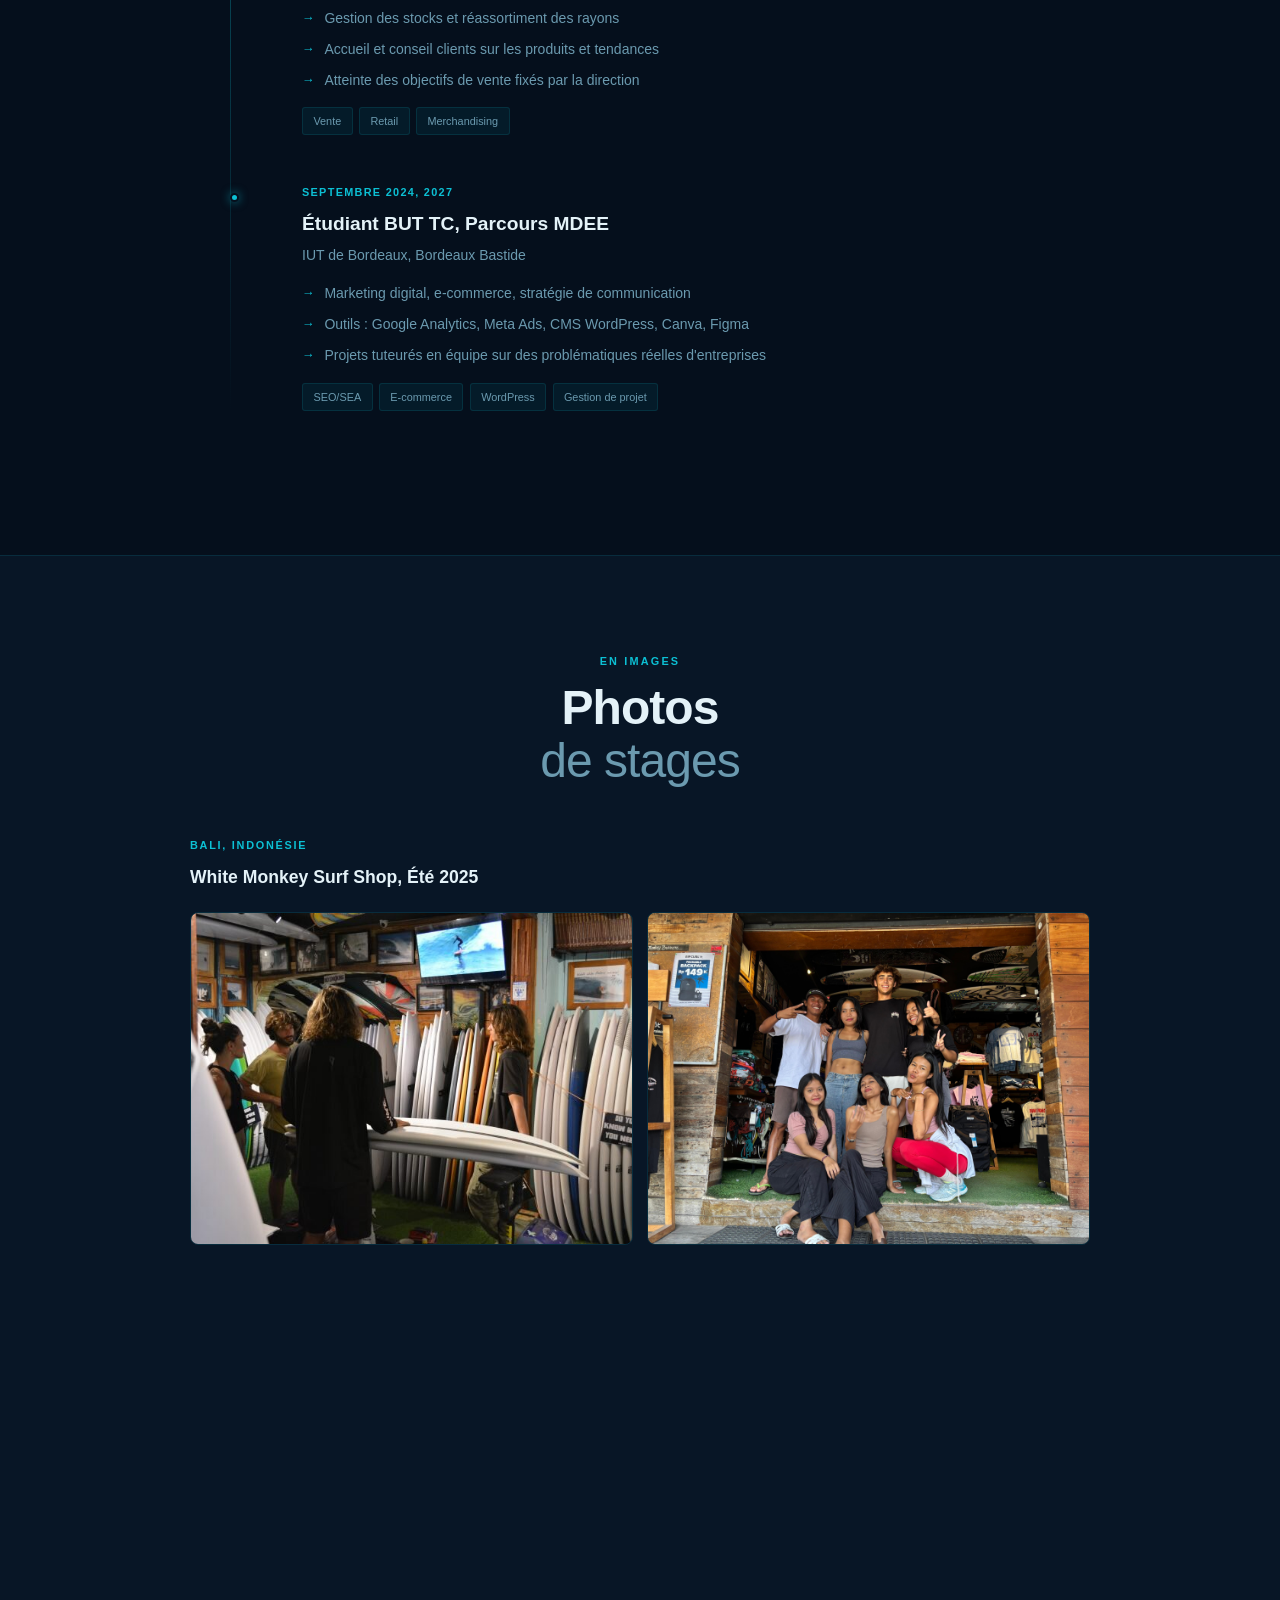
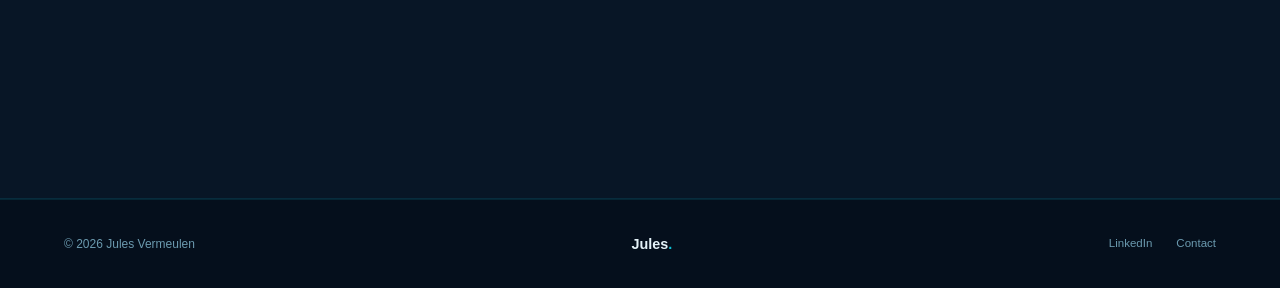
<file: experiences.html>
<!DOCTYPE html>
<html lang="fr">
<head>
<meta charset="UTF-8">
<meta name="viewport" content="width=device-width, initial-scale=1.0">
<title>Expériences, Jules Vermeulen</title>
<link rel="stylesheet" href="style.css">
</head>
<body>

<nav>
  <a href="index.html" class="nav-logo">Jules<span>.</span></a>
  <ul class="nav-links">
    <li><a href="experiences.html" class="active">Expériences</a></li>
    <li><a href="competences.html">Compétences</a></li>
    <li><a href="stage-mission.html">Stage Mission</a></li>
    <li><a href="evenements.html">Événements</a></li>
    <li><a href="contact.html">Contact</a></li>
  </ul>
  <button class="nav-toggle" aria-label="Menu"><span></span><span></span><span></span></button>
  <a href="https://www.linkedin.com/in/jules-vermeulen/" target="_blank" class="nav-cta">LinkedIn →</a>
</nav>

<div class="page-header">
  <div class="page-header-label">Parcours</div>
  <h1 class="page-header-title">Mes<br><em>expériences</em></h1>
  <p class="page-header-sub">Stages, emplois et formation, un parcours construit entre passion du digital et immersion terrain.</p>
</div>

<section>
  <div class="exp-timeline">

    <div class="exp-item will-animate">
      <div class="exp-period">Janvier 2026, Février 2026</div>
      <div class="exp-title">Chargé de communication digitale</div>
      <div class="exp-company">Wave Surf Café, 170 Cours du Médoc, Bordeaux, Stage Mission S4</div>
      <ul class="exp-missions">
        <li>Élaboration d'un plan de communication digitale 360°</li>
        <li>Mise en place de campagnes de re-engagement de base de données clients</li>
        <li>Analyse des performances digitales (taux d'ouverture, engagement, portées)</li>
        <li>Création de contenus pour les réseaux sociaux (Instagram, Facebook)</li>
        <li>Rédaction de newsletters et gestion de l'email marketing</li>
      </ul>
      <div class="exp-tags">
        <span class="tag">Stratégie 360°</span>
        <span class="tag">Email Marketing</span>
        <span class="tag">Analytics</span>
        <span class="tag">Réseaux sociaux</span>
      </div>
    </div>

    <div class="exp-item will-animate">
      <div class="exp-period">Juin 2025, Août 2025</div>
      <div class="exp-title">Chargé de Communication Digitale</div>
      <div class="exp-company">White Monkey Surf Shop, Uluwatu, Bali, Indonésie, Stage international S3</div>
      <ul class="exp-missions">
        <li>Création de contenus pour Instagram (posts, stories, reels)</li>
        <li>Participation à la stratégie de communication dans un environnement très concurrentiel</li>
        <li>Collaboration pour la conception des visuels et la cohérence de l'image de marque</li>
        <li>Environnement 100% anglophone, mise en pratique quotidienne</li>
        <li>Gestion de partenariats avec des influenceurs surf locaux</li>
      </ul>
      <div class="exp-tags">
        <span class="tag">Instagram</span>
        <span class="tag">Création de contenu</span>
        <span class="tag">Branding</span>
        <span class="tag">Anglais professionnel</span>
      </div>
    </div>

    <div class="exp-item will-animate">
      <div class="exp-period">Septembre 2024, Mai 2025</div>
      <div class="exp-title">Serveur et Chef de rang</div>
      <div class="exp-company">Le Café Français, Place Pey-Berland, Bordeaux</div>
      <ul class="exp-missions">
        <li>Accueil clients, prise de commandes et service en salle dans un établissement à forte fréquentation</li>
        <li>Formation des nouveaux employés aux standards de service</li>
        <li>Gestion des réservations et des réclamations clients</li>
      </ul>
      <div class="exp-tags">
        <span class="tag">Relation client</span>
        <span class="tag">Management</span>
        <span class="tag">Gestion du stress</span>
      </div>
    </div>

    <div class="exp-item will-animate">
      <div class="exp-period">Janvier 2025, Février 2025</div>
      <div class="exp-title">Vendeur</div>
      <div class="exp-company">Citadium, Bordeaux, Stage découverte</div>
      <ul class="exp-missions">
        <li>Gestion des stocks et réassortiment des rayons</li>
        <li>Accueil et conseil clients sur les produits et tendances</li>
        <li>Atteinte des objectifs de vente fixés par la direction</li>
      </ul>
      <div class="exp-tags">
        <span class="tag">Vente</span>
        <span class="tag">Retail</span>
        <span class="tag">Merchandising</span>
      </div>
    </div>

    <div class="exp-item will-animate">
      <div class="exp-period">Septembre 2024, 2027</div>
      <div class="exp-title">Étudiant BUT TC, Parcours MDEE</div>
      <div class="exp-company">IUT de Bordeaux, Bordeaux Bastide</div>
      <ul class="exp-missions">
        <li>Marketing digital, e-commerce, stratégie de communication</li>
        <li>Outils : Google Analytics, Meta Ads, CMS WordPress, Canva, Figma</li>
        <li>Projets tuteurés en équipe sur des problématiques réelles d'entreprises</li>
      </ul>
      <div class="exp-tags">
        <span class="tag">SEO/SEA</span>
        <span class="tag">E-commerce</span>
        <span class="tag">WordPress</span>
        <span class="tag">Gestion de projet</span>
      </div>
    </div>

  </div>
</section>

<!-- GALERIE PHOTOS -->
<section class="alt">
  <div class="section-label">En images</div>
  <h2 class="section-title">Photos<br><em>de stages</em></h2>
  <div class="gallery-section" style="max-width:900px;margin:0 auto;">

    <div class="will-animate">
      <div class="gallery-group-label">Bali, Indonésie</div>
      <div class="gallery-group-title">White Monkey Surf Shop, Été 2025</div>
      <div class="photo-grid">
        <img src="bali1.jpg" alt="Bali - White Monkey Surf Shop">
        <img src="bali2.jpg" alt="Bali - Stage international">
      </div>
    </div>

    <div class="will-animate delay-2">
      <div class="gallery-group-label">Bordeaux, Cours du Médoc</div>
      <div class="gallery-group-title">Wave Surf Café, Hiver 2026</div>
      <div class="photo-grid">
        <img src="wave1.jpg" alt="Wave Surf Café Bordeaux">
        <img src="wave2.jpg" alt="Wave Surf Café - Stage S4">
      </div>
    </div>

  </div>
</section>

<footer>
  <span class="footer-copy">© 2026 Jules Vermeulen</span>
  <span class="footer-logo">Jules<span>.</span></span>
  <div class="footer-links">
    <a href="https://www.linkedin.com/in/jules-vermeulen/" target="_blank">LinkedIn</a>
    <a href="contact.html">Contact</a>
  </div>
</footer>
<script src="anim.js"></script>
</body>
</html>
</file>
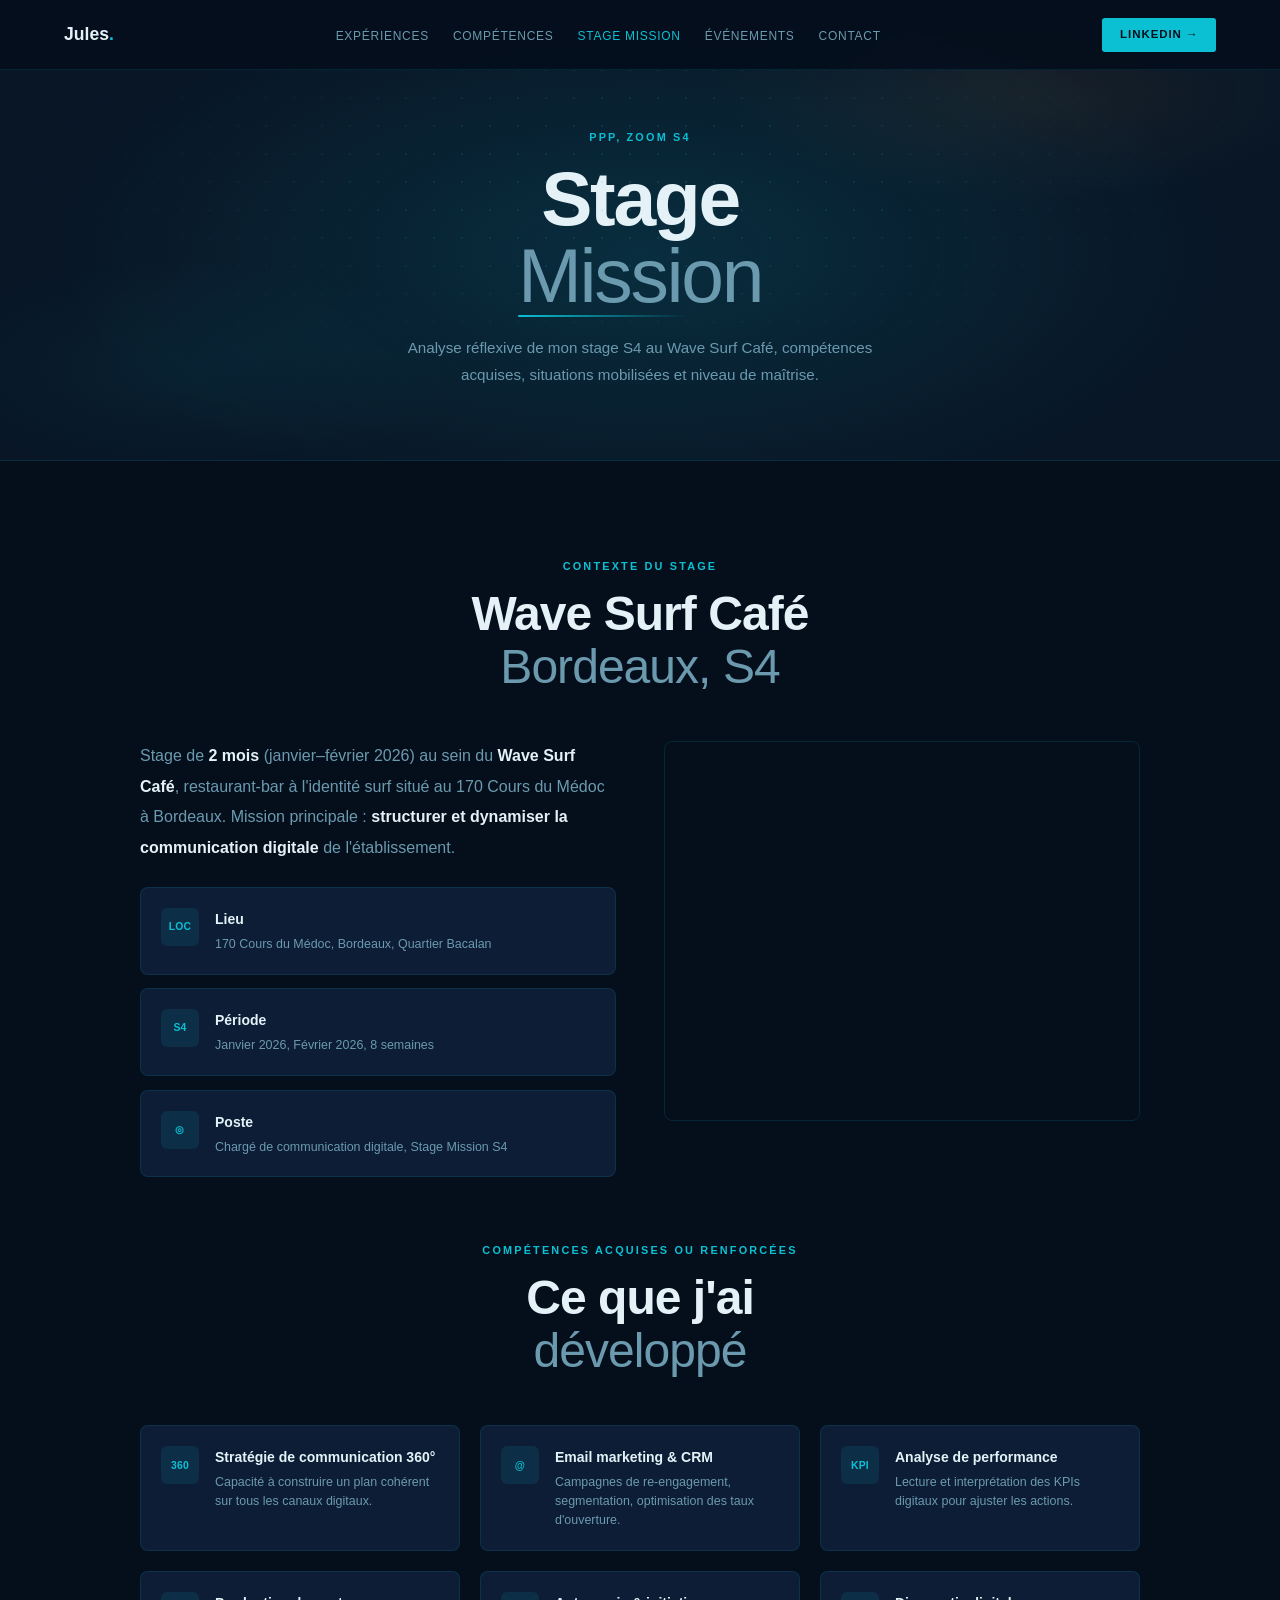
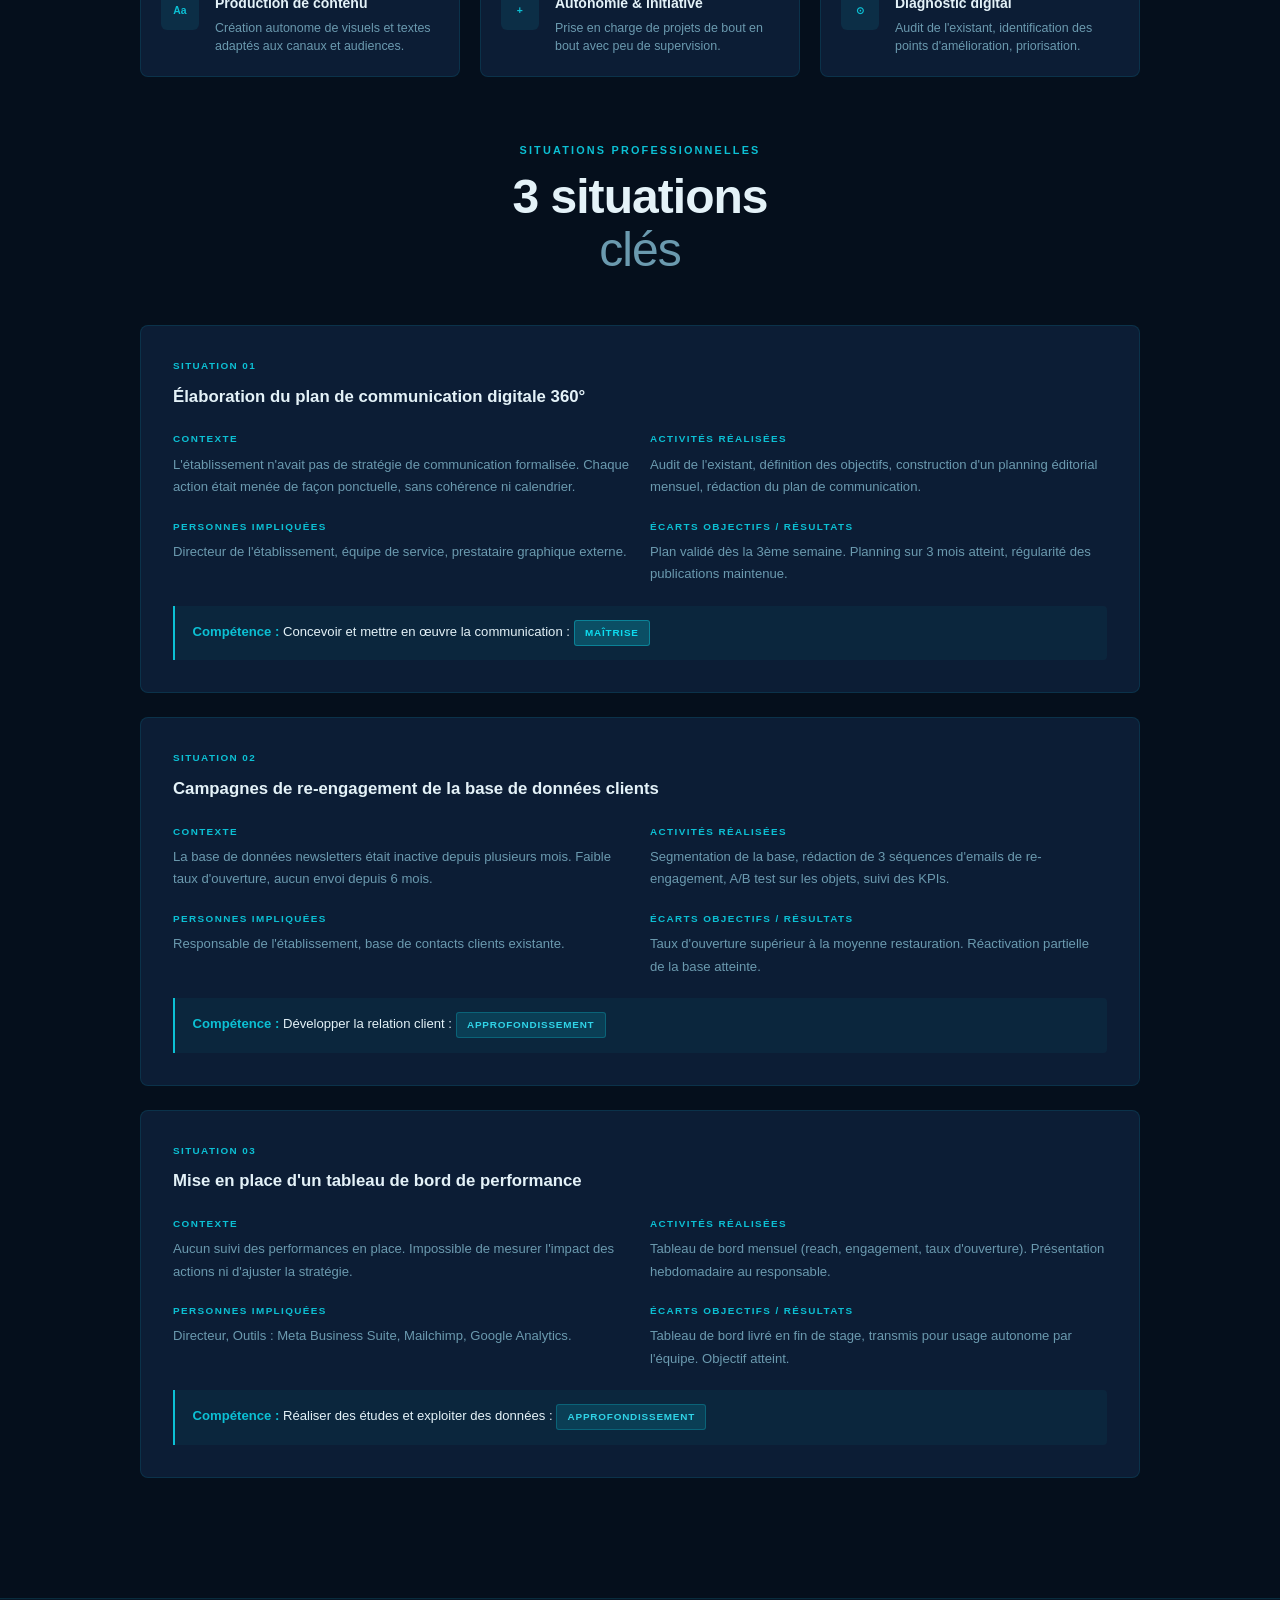
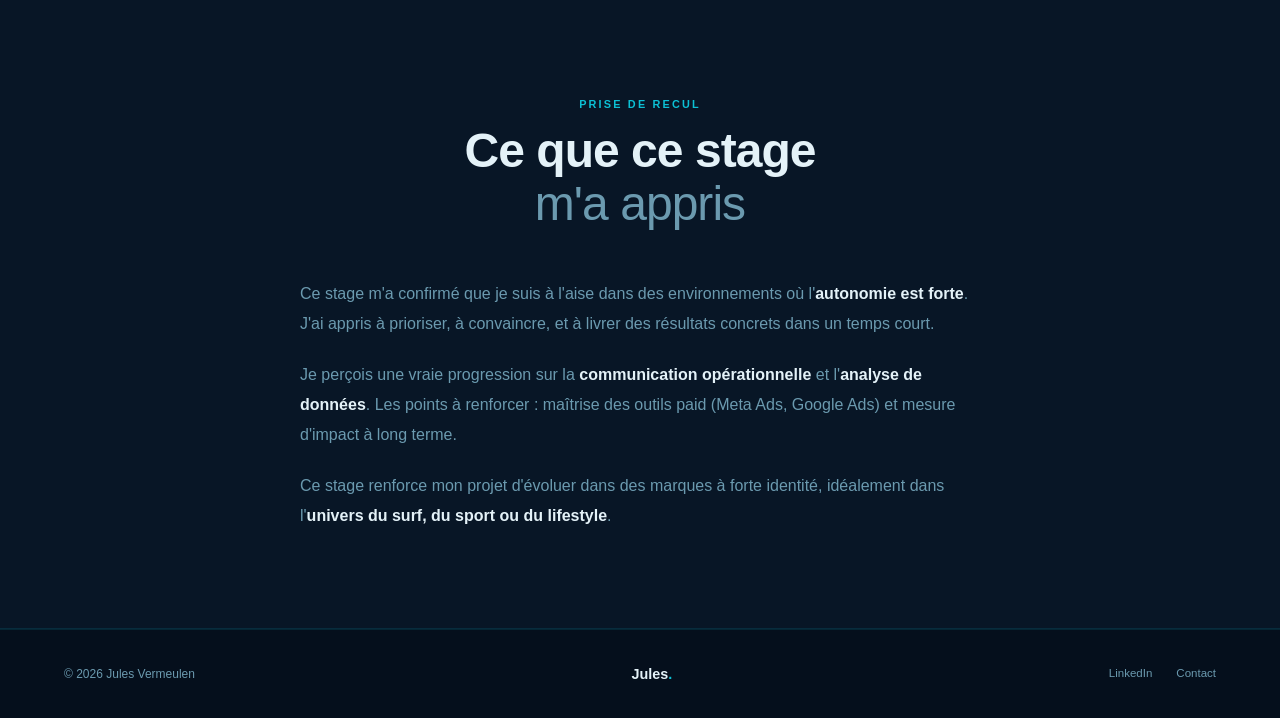
<file: stage-mission.html>
<!DOCTYPE html>
<html lang="fr">
<head>
<meta charset="UTF-8">
<meta name="viewport" content="width=device-width, initial-scale=1.0">
<title>Stage Mission, Jules Vermeulen</title>
<link rel="stylesheet" href="style.css">
<style>
  .map-frame { width: 100%; height: 380px; border-radius: 8px; border: 0.5px solid var(--border); display: block; }
  @media (max-width: 768px) { .map-frame { height: 260px; } }
</style>
</head>
<body>

<nav>
  <a href="index.html" class="nav-logo">Jules<span>.</span></a>
  <ul class="nav-links">
    <li><a href="experiences.html">Expériences</a></li>
    <li><a href="competences.html">Compétences</a></li>
    <li><a href="stage-mission.html" class="active">Stage Mission</a></li>
    <li><a href="evenements.html">Événements</a></li>
    <li><a href="contact.html">Contact</a></li>
  </ul>
  <button class="nav-toggle" aria-label="Menu"><span></span><span></span><span></span></button>
  <a href="https://www.linkedin.com/in/jules-vermeulen/" target="_blank" class="nav-cta">LinkedIn →</a>
</nav>

<div class="page-header">
  <div class="page-header-label">PPP, Zoom S4</div>
  <h1 class="page-header-title">Stage<br><em>Mission</em></h1>
  <p class="page-header-sub">Analyse réflexive de mon stage S4 au Wave Surf Café, compétences acquises, situations mobilisées et niveau de maîtrise.</p>
</div>

<!-- CONTEXTE + MAP -->
<section>
  <div class="section-label">Contexte du stage</div>
  <h2 class="section-title">Wave Surf Café<br><em>Bordeaux, S4</em></h2>

  <div style="display:grid;grid-template-columns:1fr 1fr;gap:3rem;align-items:start;max-width:1000px;margin:0 auto 4rem;" class="about-grid">
    <div class="will-animate">
      <p style="color:var(--muted);margin-bottom:1.25rem;line-height:1.9;">Stage de <strong style="color:var(--text)">2 mois</strong> (janvier–février 2026) au sein du <strong style="color:var(--text)">Wave Surf Café</strong>, restaurant-bar à l'identité surf situé au 170 Cours du Médoc à Bordeaux. Mission principale : <strong style="color:var(--text)">structurer et dynamiser la communication digitale</strong> de l'établissement.</p>
      <div style="display:flex;flex-direction:column;gap:0.85rem;margin-top:1.5rem;">
        <div class="reason-card"><div class="reason-icon">LOC</div><div><h4>Lieu</h4><p>170 Cours du Médoc, Bordeaux, Quartier Bacalan</p></div></div>
        <div class="reason-card"><div class="reason-icon">S4</div><div><h4>Période</h4><p>Janvier 2026, Février 2026, 8 semaines</p></div></div>
        <div class="reason-card"><div class="reason-icon">◎</div><div><h4>Poste</h4><p>Chargé de communication digitale, Stage Mission S4</p></div></div>
      </div>
    </div>
    <div class="will-animate delay-2">
      <iframe
        class="map-frame"
        src="https://maps.google.com/maps?q=170+Cours+du+Medoc+33300+Bordeaux&output=embed&z=16"
        allowfullscreen
        loading="lazy"
        referrerpolicy="no-referrer-when-downgrade">
      </iframe>
    </div>
  </div>

  <!-- COMPÉTENCES ACQUISES -->
  <div class="section-label">Compétences acquises ou renforcées</div>
  <h2 class="section-title" style="margin-top:0.5rem;">Ce que j'ai<br><em>développé</em></h2>
  <div style="display:grid;grid-template-columns:repeat(auto-fit,minmax(260px,1fr));gap:1.25rem;max-width:1000px;margin:0 auto 4rem;">
    <div class="reason-card will-animate delay-1"><div class="reason-icon">360</div><div><h4>Stratégie de communication 360°</h4><p>Capacité à construire un plan cohérent sur tous les canaux digitaux.</p></div></div>
    <div class="reason-card will-animate delay-2"><div class="reason-icon">@</div><div><h4>Email marketing & CRM</h4><p>Campagnes de re-engagement, segmentation, optimisation des taux d'ouverture.</p></div></div>
    <div class="reason-card will-animate delay-3"><div class="reason-icon">KPI</div><div><h4>Analyse de performance</h4><p>Lecture et interprétation des KPIs digitaux pour ajuster les actions.</p></div></div>
    <div class="reason-card will-animate delay-4"><div class="reason-icon">Aa</div><div><h4>Production de contenu</h4><p>Création autonome de visuels et textes adaptés aux canaux et audiences.</p></div></div>
    <div class="reason-card will-animate delay-5"><div class="reason-icon">+</div><div><h4>Autonomie & initiative</h4><p>Prise en charge de projets de bout en bout avec peu de supervision.</p></div></div>
    <div class="reason-card will-animate delay-1"><div class="reason-icon">⊙</div><div><h4>Diagnostic digital</h4><p>Audit de l'existant, identification des points d'amélioration, priorisation.</p></div></div>
  </div>

  <!-- SITUATIONS -->
  <div class="section-label">Situations professionnelles</div>
  <h2 class="section-title" style="margin-top:0.5rem;">3 situations<br><em>clés</em></h2>
  <div style="max-width:1000px;margin:0 auto;">

    <div class="situation-card will-animate">
      <div class="situation-num">Situation 01</div>
      <div class="situation-title">Élaboration du plan de communication digitale 360°</div>
      <div class="situation-grid">
        <div class="situation-block"><label>Contexte</label><p>L'établissement n'avait pas de stratégie de communication formalisée. Chaque action était menée de façon ponctuelle, sans cohérence ni calendrier.</p></div>
        <div class="situation-block"><label>Activités réalisées</label><p>Audit de l'existant, définition des objectifs, construction d'un planning éditorial mensuel, rédaction du plan de communication.</p></div>
        <div class="situation-block"><label>Personnes impliquées</label><p>Directeur de l'établissement, équipe de service, prestataire graphique externe.</p></div>
        <div class="situation-block"><label>Écarts objectifs / résultats</label><p>Plan validé dès la 3ème semaine. Planning sur 3 mois atteint, régularité des publications maintenue.</p></div>
      </div>
      <div class="situation-result"><strong>Compétence :</strong> Concevoir et mettre en œuvre la communication  :  <span class="mastery-badge m3">Maîtrise</span></div>
    </div>

    <div class="situation-card will-animate">
      <div class="situation-num">Situation 02</div>
      <div class="situation-title">Campagnes de re-engagement de la base de données clients</div>
      <div class="situation-grid">
        <div class="situation-block"><label>Contexte</label><p>La base de données newsletters était inactive depuis plusieurs mois. Faible taux d'ouverture, aucun envoi depuis 6 mois.</p></div>
        <div class="situation-block"><label>Activités réalisées</label><p>Segmentation de la base, rédaction de 3 séquences d'emails de re-engagement, A/B test sur les objets, suivi des KPIs.</p></div>
        <div class="situation-block"><label>Personnes impliquées</label><p>Responsable de l'établissement, base de contacts clients existante.</p></div>
        <div class="situation-block"><label>Écarts objectifs / résultats</label><p>Taux d'ouverture supérieur à la moyenne restauration. Réactivation partielle de la base atteinte.</p></div>
      </div>
      <div class="situation-result"><strong>Compétence :</strong> Développer la relation client  :  <span class="mastery-badge m2">Approfondissement</span></div>
    </div>

    <div class="situation-card will-animate">
      <div class="situation-num">Situation 03</div>
      <div class="situation-title">Mise en place d'un tableau de bord de performance</div>
      <div class="situation-grid">
        <div class="situation-block"><label>Contexte</label><p>Aucun suivi des performances en place. Impossible de mesurer l'impact des actions ni d'ajuster la stratégie.</p></div>
        <div class="situation-block"><label>Activités réalisées</label><p>Tableau de bord mensuel (reach, engagement, taux d'ouverture). Présentation hebdomadaire au responsable.</p></div>
        <div class="situation-block"><label>Personnes impliquées</label><p>Directeur, Outils : Meta Business Suite, Mailchimp, Google Analytics.</p></div>
        <div class="situation-block"><label>Écarts objectifs / résultats</label><p>Tableau de bord livré en fin de stage, transmis pour usage autonome par l'équipe. Objectif atteint.</p></div>
      </div>
      <div class="situation-result"><strong>Compétence :</strong> Réaliser des études et exploiter des données  :  <span class="mastery-badge m2">Approfondissement</span></div>
    </div>

  </div>
</section>

<section class="alt">
  <div class="section-label">Prise de recul</div>
  <h2 class="section-title">Ce que ce stage<br><em>m'a appris</em></h2>
  <div style="max-width:680px;margin:0 auto;" class="will-animate">
    <p style="color:var(--muted);margin-bottom:1.25rem;line-height:1.9;">Ce stage m'a confirmé que je suis à l'aise dans des environnements où l'<strong style="color:var(--text)">autonomie est forte</strong>. J'ai appris à prioriser, à convaincre, et à livrer des résultats concrets dans un temps court.</p>
    <p style="color:var(--muted);margin-bottom:1.25rem;line-height:1.9;">Je perçois une vraie progression sur la <strong style="color:var(--text)">communication opérationnelle</strong> et l'<strong style="color:var(--text)">analyse de données</strong>. Les points à renforcer : maîtrise des outils paid (Meta Ads, Google Ads) et mesure d'impact à long terme.</p>
    <p style="color:var(--muted);line-height:1.9;">Ce stage renforce mon projet d'évoluer dans des marques à forte identité, idéalement dans l'<strong style="color:var(--text)">univers du surf, du sport ou du lifestyle</strong>.</p>
  </div>
</section>

<footer>
  <span class="footer-copy">© 2026 Jules Vermeulen</span>
  <span class="footer-logo">Jules<span>.</span></span>
  <div class="footer-links">
    <a href="https://www.linkedin.com/in/jules-vermeulen/" target="_blank">LinkedIn</a>
    <a href="contact.html">Contact</a>
  </div>
</footer>

<script src="anim.js"></script>
</body>
</html>
</file>
<file: style.css>
/* === RESET & VARIABLES === */
*, *::before, *::after { box-sizing: border-box; margin: 0; padding: 0; }

:root {
  --bg: #050F1C;
  --bg2: #081626;
  --bg3: #0C1D35;
  --accent: #0CC0D4;
  --accent2: #089AAA;
  --sand: #E8A84E;
  --text: #E4F2F8;
  --muted: #6B9AAF;
  --border: rgba(12,192,212,0.13);
  --radius: 8px;
}

html { scroll-behavior: smooth; }
body {
  background: var(--bg);
  color: var(--text);
  font-family: -apple-system, BlinkMacSystemFont, 'Segoe UI', sans-serif;
  font-size: 16px;
  line-height: 1.7;
  overflow-x: hidden;
}

/* === ANIMATIONS === */
@keyframes fadeUp {
  from { opacity: 0; transform: translateY(28px); }
  to   { opacity: 1; transform: translateY(0); }
}
@keyframes fadeIn {
  from { opacity: 0; }
  to   { opacity: 1; }
}
@keyframes spin { from { transform: rotate(0deg); } to { transform: rotate(360deg); } }
@keyframes pulse { 0%,100%{opacity:1;transform:scale(1)} 50%{opacity:0.4;transform:scale(0.7)} }
@keyframes waveFloat {
  0%,100% { transform: translateY(0); }
  50%     { transform: translateY(-8px); }
}
@keyframes shimmer {
  0%   { background-position: -200% center; }
  100% { background-position:  200% center; }
}
@keyframes glowPulse {
  0%, 100% { opacity: 0.35; }
  50%       { opacity: 0.85; }
}

.animate-hidden {
  opacity: 0;
  transform: translateY(28px);
  transition: opacity 0.6s ease, transform 0.6s ease;
}
.animate-hidden.visible {
  opacity: 1;
  transform: translateY(0);
}
.delay-1 { transition-delay: 0.1s !important; }
.delay-2 { transition-delay: 0.2s !important; }
.delay-3 { transition-delay: 0.3s !important; }
.delay-4 { transition-delay: 0.4s !important; }
.delay-5 { transition-delay: 0.5s !important; }

/* === NAV === */
nav {
  position: fixed;
  top: 0; left: 0; right: 0;
  z-index: 100;
  display: flex;
  align-items: center;
  justify-content: space-between;
  padding: 1.1rem 5vw;
  background: rgba(5,15,28,0.93);
  backdrop-filter: blur(14px);
  -webkit-backdrop-filter: blur(14px);
  border-bottom: 0.5px solid var(--border);
}
.nav-logo { font-size: 1.1rem; font-weight: 800; color: var(--text); text-decoration: none; }
.nav-logo span { color: var(--accent); }
.nav-links { display: flex; gap: 1.5rem; list-style: none; align-items: center; }
.nav-links a {
  font-size: 0.75rem;
  font-weight: 500;
  color: var(--muted);
  text-decoration: none;
  letter-spacing: 0.06em;
  text-transform: uppercase;
  transition: color 0.2s;
  white-space: nowrap;
}
.nav-links a:hover, .nav-links a.active { color: var(--accent); }
.nav-cta {
  font-size: 0.72rem;
  font-weight: 700;
  letter-spacing: 0.08em;
  text-transform: uppercase;
  color: var(--bg);
  background: var(--accent);
  padding: 0.45rem 1.1rem;
  border-radius: 3px;
  text-decoration: none;
  transition: opacity 0.2s;
  white-space: nowrap;
  flex-shrink: 0;
}
.nav-cta:hover { opacity: 0.85; }

/* Hamburger */
.nav-toggle {
  display: none;
  flex-direction: column;
  gap: 5px;
  cursor: pointer;
  padding: 4px;
}
.nav-toggle span {
  display: block;
  width: 22px;
  height: 2px;
  background: var(--text);
  border-radius: 2px;
  transition: all 0.3s;
}

/* === SECTIONS === */
section { padding: 6rem 5vw; }
.section-label {
  font-size: 0.68rem;
  font-weight: 700;
  letter-spacing: 0.2em;
  text-transform: uppercase;
  color: var(--accent);
  margin-bottom: 0.75rem;
  text-align: center;
}
.section-title {
  font-size: clamp(2rem, 4vw, 3rem);
  font-weight: 800;
  line-height: 1.1;
  letter-spacing: -0.02em;
  margin-bottom: 3rem;
  text-align: center;
}
.section-title em { font-style: normal; color: var(--muted); font-weight: 400; }
section.alt {
  background: var(--bg2);
  border-top: 0.5px solid var(--border);
  border-bottom: 0.5px solid var(--border);
}

/* Left-aligned title variant */
.section-title.left, .section-label.left { text-align: left; }

/* === BUTTONS === */
.btn-primary {
  display: inline-flex;
  align-items: center;
  gap: 0.5rem;
  background: var(--accent);
  color: var(--bg);
  font-size: 0.875rem;
  font-weight: 700;
  letter-spacing: 0.04em;
  text-decoration: none;
  padding: 0.8rem 1.85rem;
  border-radius: 3px;
  transition: opacity 0.2s, transform 0.2s;
}
.btn-primary:hover { opacity: 0.88; transform: translateY(-1px); }
.btn-ghost {
  color: var(--text);
  font-size: 0.875rem;
  font-weight: 500;
  text-decoration: none;
  border-bottom: 1px solid var(--border);
  padding-bottom: 2px;
  transition: color 0.2s;
}
.btn-ghost:hover { color: var(--accent); }

/* === TAG === */
.tag {
  font-size: 0.68rem;
  font-weight: 500;
  padding: 0.25rem 0.65rem;
  background: rgba(12,192,212,0.07);
  border: 0.5px solid var(--border);
  border-radius: 3px;
  color: var(--muted);
}

/* === PAGE HEADER === */
.page-header {
  padding: 8rem 5vw 4.5rem;
  background: var(--bg2);
  border-bottom: 0.5px solid var(--border);
  position: relative;
  overflow: hidden;
  text-align: center;
}
.page-header::before {
  content: '';
  position: absolute;
  inset: 0;
  background:
    radial-gradient(ellipse 70% 90% at 50% 55%, rgba(12,192,212,0.14) 0%, transparent 65%),
    radial-gradient(ellipse 40% 40% at 80% 20%, rgba(232,168,78,0.07) 0%, transparent 60%),
    radial-gradient(ellipse 35% 40% at 15% 80%, rgba(12,192,212,0.06) 0%, transparent 60%);
  pointer-events: none;
}
.page-header::after {
  content: '';
  position: absolute;
  inset: 0;
  background-image: radial-gradient(circle, rgba(12,192,212,0.16) 1px, transparent 1px);
  background-size: 28px 28px;
  mask-image: radial-gradient(ellipse 75% 75% at 50% 40%, black 0%, transparent 72%);
  -webkit-mask-image: radial-gradient(ellipse 75% 75% at 50% 40%, black 0%, transparent 72%);
  pointer-events: none;
}
.page-header-label {
  font-size: 0.68rem;
  font-weight: 700;
  letter-spacing: 0.2em;
  text-transform: uppercase;
  color: var(--accent);
  margin-bottom: 0.85rem;
  position: relative;
  animation: fadeIn 0.6s ease both;
}
.page-header-title {
  font-size: clamp(2.8rem, 6vw, 5rem);
  font-weight: 800;
  line-height: 1;
  letter-spacing: -0.03em;
  position: relative;
  animation: fadeUp 0.7s ease both 0.1s;
}
.page-header-title em {
  font-style: normal;
  color: var(--muted);
  font-weight: 400;
  position: relative;
  display: inline-block;
}
.page-header-title em::after {
  content: '';
  position: absolute;
  left: 0; right: 0;
  bottom: -3px;
  height: 2px;
  background: linear-gradient(90deg, var(--accent), transparent 70%);
  border-radius: 1px;
  animation: glowPulse 3s ease-in-out infinite;
}
.page-header-sub {
  font-size: 0.95rem;
  color: var(--muted);
  margin: 1.25rem auto 0;
  max-width: 520px;
  line-height: 1.8;
  position: relative;
  animation: fadeUp 0.7s ease both 0.2s;
}

/* === HERO (index) === */
.hero {
  min-height: 100vh;
  display: grid;
  grid-template-columns: 1fr 1fr;
  align-items: center;
  padding: 8rem 5vw 4rem;
  gap: 4rem;
  position: relative;
  overflow: hidden;
}
.hero::before {
  content: '';
  position: absolute;
  inset: 0;
  background:
    radial-gradient(ellipse 70% 60% at 75% 50%, rgba(12,192,212,0.14) 0%, transparent 70%),
    radial-gradient(ellipse 50% 50% at 20% 80%, rgba(232,168,78,0.07) 0%, transparent 60%);
  pointer-events: none;
}
.hero::after {
  content: '';
  position: absolute;
  inset: 0;
  background-image: radial-gradient(circle, rgba(12,192,212,0.2) 1px, transparent 1px);
  background-size: 30px 30px;
  mask-image: radial-gradient(ellipse 55% 80% at 76% 45%, black 0%, transparent 65%);
  -webkit-mask-image: radial-gradient(ellipse 55% 80% at 76% 45%, black 0%, transparent 65%);
  pointer-events: none;
}
.hero-left {
  position: relative;
  z-index: 2;
  animation: fadeUp 0.8s ease both 0.1s;
}
.hero-right {
  position: relative;
  z-index: 2;
  display: flex;
  flex-direction: column;
  gap: 1rem;
  padding-left: 2rem;
  border-left: 1px solid var(--border);
  animation: fadeUp 0.8s ease both 0.25s;
}

.photo-wrapper { position: relative; width: 110px; height: 110px; margin-bottom: 2rem; }
.photo-ring { position: absolute; inset: -4px; border-radius: 50%; background: conic-gradient(var(--accent) 0%, transparent 60%, var(--accent2) 100%); animation: spin 3s linear infinite; }
.photo-ring-inner { position: absolute; inset: 3px; border-radius: 50%; background: var(--bg); }
.hero-photo { position: absolute; inset: 6px; width: calc(100% - 12px); height: calc(100% - 12px); border-radius: 50%; object-fit: cover; z-index: 1; }

.hero-tag {
  display: inline-flex;
  align-items: center;
  gap: 0.5rem;
  font-size: 0.68rem;
  font-weight: 600;
  letter-spacing: 0.12em;
  text-transform: uppercase;
  color: var(--accent);
  border: 0.5px solid rgba(12,192,212,0.3);
  padding: 0.35rem 0.9rem;
  border-radius: 3px;
  margin-bottom: 1.5rem;
}
.hero-tag::before { content: ''; width: 6px; height: 6px; background: var(--accent); border-radius: 50%; animation: pulse 2s ease-in-out infinite; }
.hero-name { font-size: clamp(3rem, 6vw, 5rem); font-weight: 800; line-height: 0.95; letter-spacing: -0.02em; margin-bottom: 0.75rem; }
.hero-name em { font-style: normal; -webkit-text-stroke: 1px var(--text); color: transparent; }
.hero-role { font-size: 1rem; color: var(--muted); margin-bottom: 1rem; line-height: 1.6; }
.hero-role strong { color: var(--text); font-weight: 600; }
.hero-desc {
  font-size: 0.88rem;
  color: var(--muted);
  max-width: 420px;
  margin-bottom: 2rem;
  padding: 1rem 1.25rem;
  background: rgba(12,192,212,0.05);
  border-left: 2px solid var(--accent);
  border-radius: 0 4px 4px 0;
}
.hero-desc strong { color: var(--accent); font-weight: 600; }
.hero-actions { display: flex; gap: 1rem; align-items: center; flex-wrap: wrap; }

.hero-stat { padding: 1.25rem 1.5rem; background: var(--bg2); border: 0.5px solid var(--border); border-radius: var(--radius); transition: border-color 0.2s, transform 0.2s; }
.hero-stat:hover { border-color: rgba(12,192,212,0.35); transform: translateX(4px); }
.hero-stat-num { font-size: 2.2rem; font-weight: 800; color: var(--accent); line-height: 1; margin-bottom: 0.25rem; }
.hero-stat-label { font-size: 0.78rem; color: var(--muted); }
.hero-tags-list { display: flex; flex-wrap: wrap; gap: 0.5rem; margin-top: 0.5rem; }

/* === PAGE NAV CARDS (index) === */
.page-cards { display: grid; grid-template-columns: repeat(auto-fit, minmax(200px, 1fr)); gap: 1.25rem; }
.page-card {
  display: block;
  padding: 1.75rem 1.5rem;
  background: var(--bg3);
  border: 0.5px solid var(--border);
  border-radius: var(--radius);
  text-decoration: none;
  color: var(--text);
  transition: border-color 0.25s, transform 0.25s, box-shadow 0.25s;
}
.page-card:hover {
  border-color: rgba(12,192,212,0.4);
  transform: translateY(-4px);
  box-shadow: 0 12px 32px rgba(12,192,212,0.08);
}
.page-card-icon { font-size: 1.2rem; font-weight: 800; color: var(--accent); letter-spacing: -0.04em; font-variant-numeric: tabular-nums; margin-bottom: 1rem; }
.page-card-title { font-size: 0.95rem; font-weight: 700; margin-bottom: 0.4rem; }
.page-card-desc { font-size: 0.78rem; color: var(--muted); line-height: 1.6; }
.page-card-arrow { color: var(--accent); font-size: 0.82rem; margin-top: 1rem; display: block; transition: transform 0.2s; }
.page-card:hover .page-card-arrow { transform: translateX(4px); }

/* === ABOUT CARDS === */
.reason-card { display: flex; gap: 1rem; align-items: flex-start; padding: 1.25rem; background: var(--bg3); border: 0.5px solid var(--border); border-radius: var(--radius); transition: border-color 0.2s, transform 0.2s; }
.reason-card:hover { border-color: rgba(12,192,212,0.3); transform: translateX(4px); }
.reason-icon { font-size: 0.65rem; font-weight: 800; color: var(--accent); letter-spacing: 0.02em; width: 38px; height: 38px; background: rgba(12,192,212,0.1); border-radius: 6px; display: flex; align-items: center; justify-content: center; flex-shrink: 0; }
.reason-card h4 { font-size: 0.875rem; font-weight: 700; margin-bottom: 0.2rem; color: var(--text); }
.reason-card p { font-size: 0.78rem; color: var(--muted); line-height: 1.5; }

/* === EXPERIENCES === */
.exp-timeline { position: relative; padding-left: 2rem; max-width: 820px; margin: 0 auto; }
.exp-timeline::before { content: ''; position: absolute; left: 0; top: 0.5rem; bottom: 0; width: 1px; background: linear-gradient(to bottom, var(--accent), transparent); }
.exp-item { position: relative; margin-bottom: 3rem; padding-left: 2.5rem; }
.exp-item::before { content: ''; position: absolute; left: -2rem; top: 0.6rem; width: 9px; height: 9px; background: var(--accent); border-radius: 50%; border: 2px solid var(--bg); box-shadow: 0 0 10px rgba(12,192,212,0.6); }
.exp-period { font-size: 0.68rem; font-weight: 700; letter-spacing: 0.12em; text-transform: uppercase; color: var(--accent); margin-bottom: 0.4rem; }
.exp-title { font-size: 1.2rem; font-weight: 700; margin-bottom: 0.2rem; }
.exp-company { font-size: 0.875rem; color: var(--muted); margin-bottom: 0.9rem; }
.exp-missions { list-style: none; display: flex; flex-direction: column; gap: 0.45rem; }
.exp-missions li { font-size: 0.875rem; color: var(--muted); padding-left: 1.4rem; position: relative; }
.exp-missions li::before { content: '→'; position: absolute; left: 0; color: var(--accent); font-size: 0.8rem; }
.exp-tags { display: flex; flex-wrap: wrap; gap: 0.4rem; margin-top: 0.9rem; }

/* === SKILLS === */
.skills-grid { display: grid; grid-template-columns: repeat(auto-fit, minmax(230px, 1fr)); gap: 1.5rem; max-width: 1000px; margin: 0 auto; }
.skill-category { background: var(--bg3); border: 0.5px solid var(--border); border-radius: var(--radius); padding: 1.5rem; transition: border-color 0.2s, transform 0.2s; }
.skill-category:hover { border-color: rgba(12,192,212,0.3); transform: translateY(-2px); }
.skill-cat-header { display: flex; align-items: center; gap: 0.75rem; margin-bottom: 1.25rem; }
.skill-cat-icon { font-size: 0.65rem; font-weight: 800; color: var(--accent); letter-spacing: 0.02em; width: 34px; height: 34px; background: rgba(12,192,212,0.1); border-radius: 6px; display: flex; align-items: center; justify-content: center; }
.skill-cat-title { font-size: 0.9rem; font-weight: 700; }
.skill-list { display: flex; flex-direction: column; gap: 0.8rem; }
.skill-item { display: flex; flex-direction: column; gap: 0.3rem; }
.skill-name-row { display: flex; justify-content: space-between; }
.skill-name { font-size: 0.82rem; color: var(--text); }
.skill-pct { font-size: 0.7rem; color: var(--muted); font-weight: 600; }
.skill-bar { height: 3px; background: rgba(255,255,255,0.05); border-radius: 2px; overflow: hidden; }
.skill-bar-fill { height: 100%; background: linear-gradient(90deg, var(--accent), var(--accent2)); border-radius: 2px; transform-origin: left; animation: growBar 1s ease both; }
@keyframes growBar { from { transform: scaleX(0); } to { transform: scaleX(1); } }

.lang-grid { display: flex; gap: 1rem; margin-top: 2.5rem; flex-wrap: wrap; justify-content: center; }
.lang-card { flex: 1; min-width: 130px; max-width: 200px; background: var(--bg3); border: 0.5px solid var(--border); border-radius: var(--radius); padding: 1.25rem; text-align: center; transition: border-color 0.2s, transform 0.2s; }
.lang-card:hover { border-color: rgba(12,192,212,0.3); transform: translateY(-2px); }
.lang-flag { font-size: 1.4rem; margin-bottom: 0.4rem; }
.lang-name { font-size: 0.875rem; font-weight: 700; margin-bottom: 0.2rem; }
.lang-level { font-size: 0.7rem; color: var(--muted); }

/* === COMPETENCY TABLE (PPP) === */
.comp-table-wrap { overflow-x: auto; margin-top: 2rem; border-radius: var(--radius); border: 0.5px solid var(--border); }
.comp-table { width: 100%; border-collapse: collapse; min-width: 600px; }
.comp-table th {
  font-size: 0.65rem;
  font-weight: 700;
  letter-spacing: 0.14em;
  text-transform: uppercase;
  color: var(--accent);
  text-align: left;
  padding: 1rem 1.25rem;
  background: var(--bg3);
  border-bottom: 1px solid var(--border);
}
.comp-table td {
  font-size: 0.82rem;
  color: var(--muted);
  padding: 1rem 1.25rem;
  border-bottom: 0.5px solid var(--border);
  vertical-align: top;
  line-height: 1.7;
}
.comp-table td:first-child { color: var(--text); font-weight: 600; width: 30%; }
.comp-table tr:last-child td { border-bottom: none; }
.comp-table tr:hover td { background: rgba(12,192,212,0.03); }
.mastery-badge {
  display: inline-block;
  font-size: 0.62rem;
  font-weight: 700;
  letter-spacing: 0.08em;
  text-transform: uppercase;
  padding: 0.22rem 0.65rem;
  border-radius: 3px;
  white-space: nowrap;
}
.m1 { background: rgba(12,192,212,0.08); color: #7ee8f4; border: 0.5px solid rgba(12,192,212,0.18); }
.m2 { background: rgba(12,192,212,0.16); color: #30d4e8; border: 0.5px solid rgba(12,192,212,0.28); }
.m3 { background: rgba(12,192,212,0.26); color: #0EDDF0; border: 0.5px solid rgba(12,192,212,0.45); }
.m4 { background: rgba(232,168,78,0.18); color: var(--sand); border: 0.5px solid rgba(232,168,78,0.3); }

/* === STAGE MISSION (PPP) === */
.situation-card {
  background: var(--bg3);
  border: 0.5px solid var(--border);
  border-radius: var(--radius);
  padding: 2rem;
  margin-bottom: 1.5rem;
  transition: border-color 0.2s;
}
.situation-card:hover { border-color: rgba(12,192,212,0.3); }
.situation-num { font-size: 0.62rem; font-weight: 700; letter-spacing: 0.14em; text-transform: uppercase; color: var(--accent); margin-bottom: 0.5rem; }
.situation-title { font-size: 1.05rem; font-weight: 700; margin-bottom: 1.25rem; }
.situation-grid { display: grid; grid-template-columns: 1fr 1fr; gap: 1.25rem; }
.situation-block label { display: block; font-size: 0.62rem; font-weight: 700; letter-spacing: 0.14em; text-transform: uppercase; color: var(--accent); margin-bottom: 0.35rem; }
.situation-block p { font-size: 0.82rem; color: var(--muted); line-height: 1.7; }
.situation-result { margin-top: 1.25rem; padding: 0.9rem 1.1rem; background: rgba(12,192,212,0.05); border-left: 2px solid var(--accent); border-radius: 0 4px 4px 0; font-size: 0.82rem; color: var(--text); }
.situation-result strong { color: var(--accent); }

/* === MAP === */
.map-container {
  border-radius: var(--radius);
  overflow: hidden;
  border: 0.5px solid var(--border);
  height: 380px;
  position: relative;
}

/* === EVENTS (PPP) === */
.events-grid { display: grid; grid-template-columns: repeat(auto-fit, minmax(300px, 1fr)); gap: 1.75rem; }
.event-card { background: var(--bg3); border: 0.5px solid var(--border); border-radius: var(--radius); overflow: hidden; transition: border-color 0.25s, transform 0.25s, box-shadow 0.25s; }
.event-card:hover { border-color: rgba(12,192,212,0.35); transform: translateY(-4px); box-shadow: 0 16px 40px rgba(12,192,212,0.07); }
.event-img {
  width: 100%;
  height: 280px;
  object-fit: cover;
  object-position: center top;
  display: block;
  background: var(--bg2);
}
.event-img-placeholder {
  width: 100%;
  height: 220px;
  background: linear-gradient(135deg, var(--bg2), var(--bg3));
  display: flex;
  align-items: center;
  justify-content: center;
  font-size: 2.5rem;
}
.event-body { padding: 1.5rem; }
.event-badges { display: flex; gap: 0.5rem; margin-bottom: 0.9rem; flex-wrap: wrap; }
.badge {
  display: inline-block;
  font-size: 0.6rem;
  font-weight: 700;
  letter-spacing: 0.1em;
  text-transform: uppercase;
  padding: 0.2rem 0.65rem;
  border-radius: 3px;
}
.badge-tc { background: rgba(12,192,212,0.12); color: var(--accent); border: 0.5px solid rgba(12,192,212,0.25); }
.badge-perso { background: rgba(232,168,78,0.12); color: var(--sand); border: 0.5px solid rgba(232,168,78,0.25); }
.event-date { font-size: 0.68rem; color: var(--muted); margin-bottom: 0.5rem; letter-spacing: 0.05em; }
.event-title { font-size: 1.1rem; font-weight: 700; margin-bottom: 0.75rem; }
.event-desc { font-size: 0.82rem; color: var(--muted); line-height: 1.75; margin-bottom: 1rem; }
.event-impact { font-size: 0.8rem; padding: 0.8rem 1rem; background: rgba(12,192,212,0.05); border-left: 2px solid var(--accent); border-radius: 0 4px 4px 0; line-height: 1.65; }
.event-impact strong { color: var(--accent); }

/* === LINKEDIN POSTS === */
.posts-grid { display: grid; grid-template-columns: repeat(auto-fit, minmax(280px, 1fr)); gap: 1.5rem; }
.post-card { background: var(--bg3); border: 0.5px solid var(--border); border-radius: var(--radius); padding: 1.5rem; transition: border-color 0.2s, transform 0.2s; }
.post-card:hover { border-color: rgba(12,192,212,0.3); transform: translateY(-2px); }
.post-type-badge {
  display: inline-block;
  font-size: 0.6rem;
  font-weight: 700;
  letter-spacing: 0.1em;
  text-transform: uppercase;
  padding: 0.2rem 0.65rem;
  border-radius: 3px;
  margin-bottom: 0.9rem;
  background: rgba(12,192,212,0.1);
  color: var(--accent);
  border: 0.5px solid rgba(12,192,212,0.2);
}
.post-type-badge.sand { background: rgba(232,168,78,0.1); color: var(--sand); border-color: rgba(232,168,78,0.2); }
.post-content { font-size: 0.82rem; color: var(--muted); line-height: 1.75; }
.post-content strong { color: var(--text); }

/* === CONTACT === */
.contact-cards { display: flex; flex-direction: column; gap: 1rem; max-width: 460px; margin: 0 auto; }
.contact-card {
  display: flex;
  align-items: center;
  gap: 1rem;
  padding: 1.25rem 1.5rem;
  background: var(--bg2);
  border: 0.5px solid var(--border);
  border-radius: var(--radius);
  text-decoration: none;
  color: var(--text);
  transition: border-color 0.2s, transform 0.2s;
}
.contact-card:hover { border-color: rgba(12,192,212,0.4); transform: translateX(4px); }
.contact-card-icon {
  font-size: 0.75rem;
  font-weight: 800;
  color: var(--accent);
  letter-spacing: 0.01em;
  width: 44px;
  height: 44px;
  background: rgba(12,192,212,0.1);
  border-radius: 6px;
  display: flex;
  align-items: center;
  justify-content: center;
  flex-shrink: 0;
}
.contact-card-label { font-size: 0.62rem; letter-spacing: 0.12em; text-transform: uppercase; color: var(--muted); margin-bottom: 0.2rem; }
.contact-card-value { font-size: 0.9rem; font-weight: 500; }

.linkedin-block {
  display: flex;
  align-items: center;
  gap: 1.25rem;
  padding: 1.75rem 2rem;
  background: rgba(12,192,212,0.06);
  border: 1px solid rgba(12,192,212,0.22);
  border-radius: var(--radius);
  text-decoration: none;
  color: var(--text);
  transition: border-color 0.25s, background 0.25s, transform 0.25s;
  max-width: 460px;
  margin: 1.5rem auto 0;
}
.linkedin-block:hover { border-color: var(--accent); background: rgba(12,192,212,0.1); transform: translateY(-2px); }
.linkedin-block-logo { font-size: 1.1rem; font-weight: 900; color: var(--accent); letter-spacing: -0.04em; flex-shrink: 0; width: 48px; height: 48px; background: rgba(12,192,212,0.12); border-radius: 8px; display: flex; align-items: center; justify-content: center; }
.linkedin-block-title { font-size: 1rem; font-weight: 700; margin-bottom: 0.2rem; }
.linkedin-block-url { font-size: 0.78rem; color: var(--muted); }

/* === FOOTER === */
footer {
  border-top: 0.5px solid var(--border);
  padding: 2rem 5vw;
  display: flex;
  align-items: center;
  justify-content: space-between;
  flex-wrap: wrap;
  gap: 1rem;
}
.footer-copy { font-size: 0.75rem; color: var(--muted); }
.footer-logo { font-size: 0.9rem; font-weight: 800; }
.footer-logo span { color: var(--accent); }
.footer-links { display: flex; gap: 1.5rem; }
.footer-links a { font-size: 0.72rem; color: var(--muted); text-decoration: none; transition: color 0.2s; }
.footer-links a:hover { color: var(--accent); }

/* === RESPONSIVE === */
@media (max-width: 900px) {
  .nav-links { gap: 1rem; }
  .nav-links a { font-size: 0.68rem; }
}

@media (max-width: 768px) {
  /* Nav mobile */
  .nav-links {
    display: none;
    position: fixed;
    top: 60px; left: 0; right: 0;
    background: rgba(5,15,28,0.97);
    backdrop-filter: blur(16px);
    flex-direction: column;
    padding: 1.5rem 5vw 2rem;
    border-bottom: 0.5px solid var(--border);
    gap: 1.25rem;
    z-index: 99;
  }
  .nav-links.open { display: flex; }
  .nav-links a { font-size: 1rem; }
  .nav-toggle { display: flex; }
  .nav-cta { font-size: 0.68rem; padding: 0.4rem 0.9rem; }

  /* Hero */
  .hero { grid-template-columns: 1fr; padding: 7rem 5vw 4rem; gap: 2.5rem; }
  .hero-right { border-left: none; border-top: 1px solid var(--border); padding-left: 0; padding-top: 2rem; }
  .hero-name { font-size: clamp(2.5rem, 10vw, 4rem); }

  /* Page header */
  .page-header { padding: 7rem 5vw 3rem; }

  /* Grids */
  .situation-grid { grid-template-columns: 1fr; }
  .events-grid { grid-template-columns: 1fr; }
  .page-cards { grid-template-columns: 1fr 1fr; }
  .skills-grid { grid-template-columns: 1fr 1fr; }

  /* Sections */
  section { padding: 4rem 5vw; }
  .section-title { font-size: clamp(1.75rem, 7vw, 2.5rem); margin-bottom: 2rem; }

  /* About grid */
  .about-grid { grid-template-columns: 1fr !important; gap: 2rem !important; }

  /* Footer */
  footer { flex-direction: column; text-align: center; }
  .footer-links { justify-content: center; }
}

@media (max-width: 480px) {
  .page-cards { grid-template-columns: 1fr; }
  .skills-grid { grid-template-columns: 1fr; }
  .hero-actions { flex-direction: column; align-items: flex-start; }
  .lang-grid { flex-direction: column; }
  .lang-card { max-width: 100%; }
}

/* === PHOTO GALLERY === */
.gallery-section { display: flex; flex-direction: column; gap: 3rem; }
.gallery-group-label {
  font-size: 0.68rem;
  font-weight: 700;
  letter-spacing: 0.16em;
  text-transform: uppercase;
  color: var(--accent);
  margin-bottom: 0.5rem;
}
.gallery-group-title {
  font-size: 1.1rem;
  font-weight: 700;
  margin-bottom: 1.25rem;
}
.photo-grid {
  display: grid;
  grid-template-columns: repeat(2, 1fr);
  gap: 0.85rem;
}
.photo-grid img {
  width: 100%;
  aspect-ratio: 4/3;
  object-fit: cover;
  border-radius: var(--radius);
  border: 0.5px solid var(--border);
  transition: transform 0.35s ease, filter 0.35s ease, border-color 0.35s ease;
  display: block;
}
.photo-grid img:hover {
  transform: scale(1.03);
  filter: brightness(1.12);
  border-color: rgba(12,192,212,0.4);
}
.photo-grid img.tall {
  aspect-ratio: 3/4;
}
@media (max-width: 480px) {
  .photo-grid { grid-template-columns: 1fr; }
}

/* === SCROLL ANIMATION JS HELPER === */
.will-animate {
  opacity: 0;
  transform: translateY(24px);
  transition: opacity 0.55s ease, transform 0.55s ease;
}
.will-animate.in-view {
  opacity: 1;
  transform: translateY(0);
}
</file>
